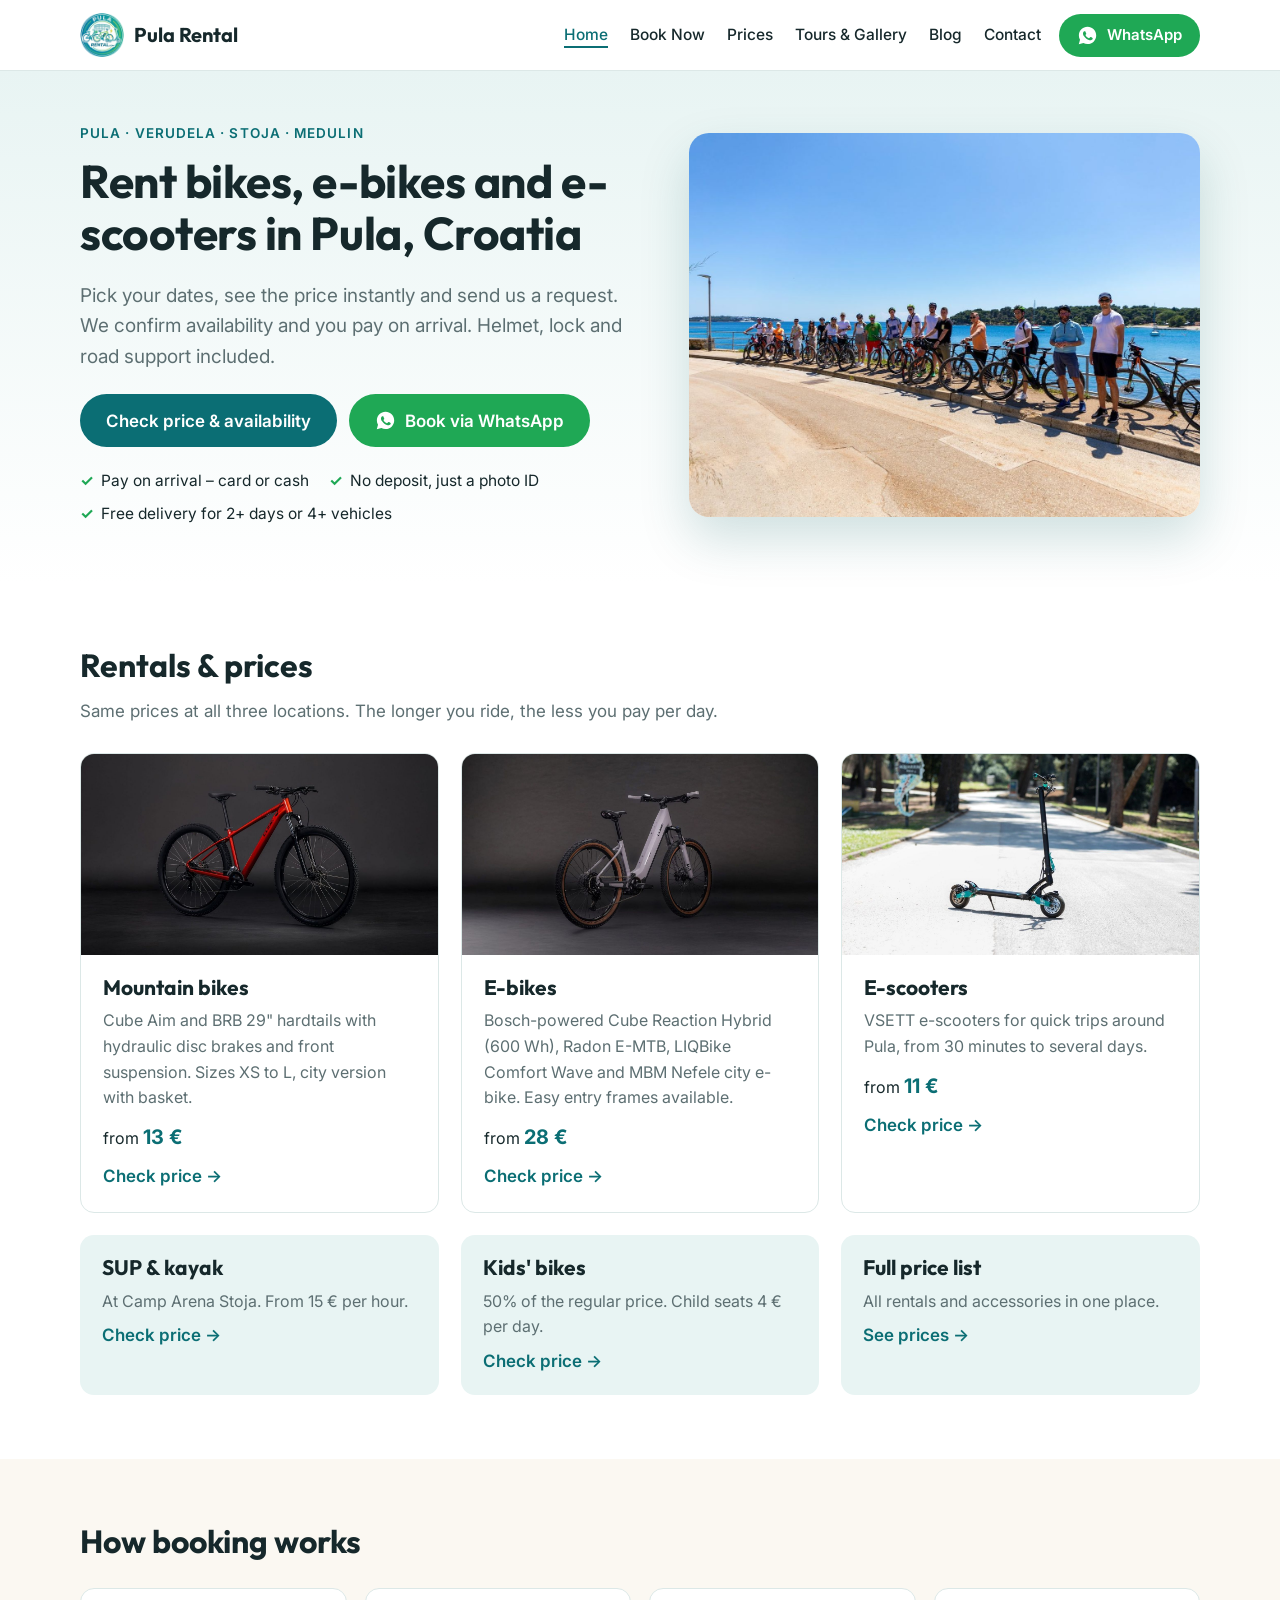
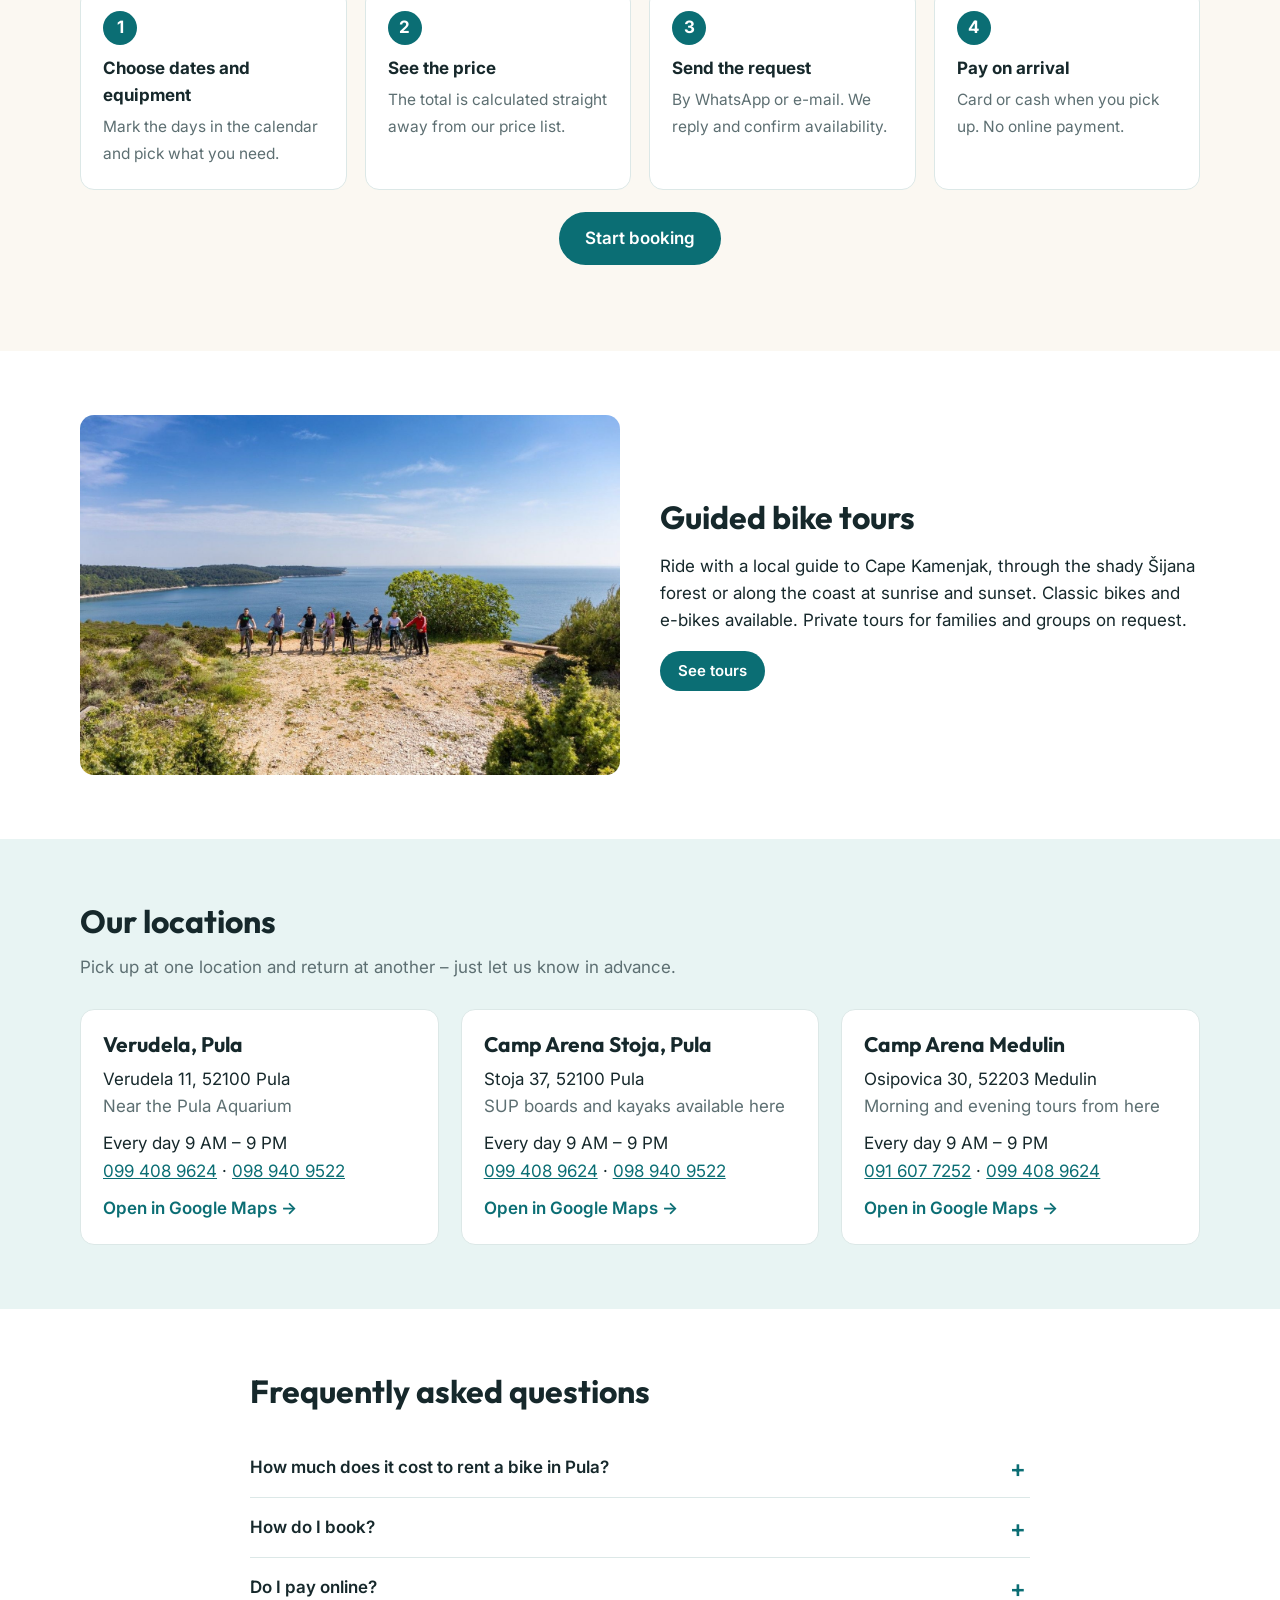
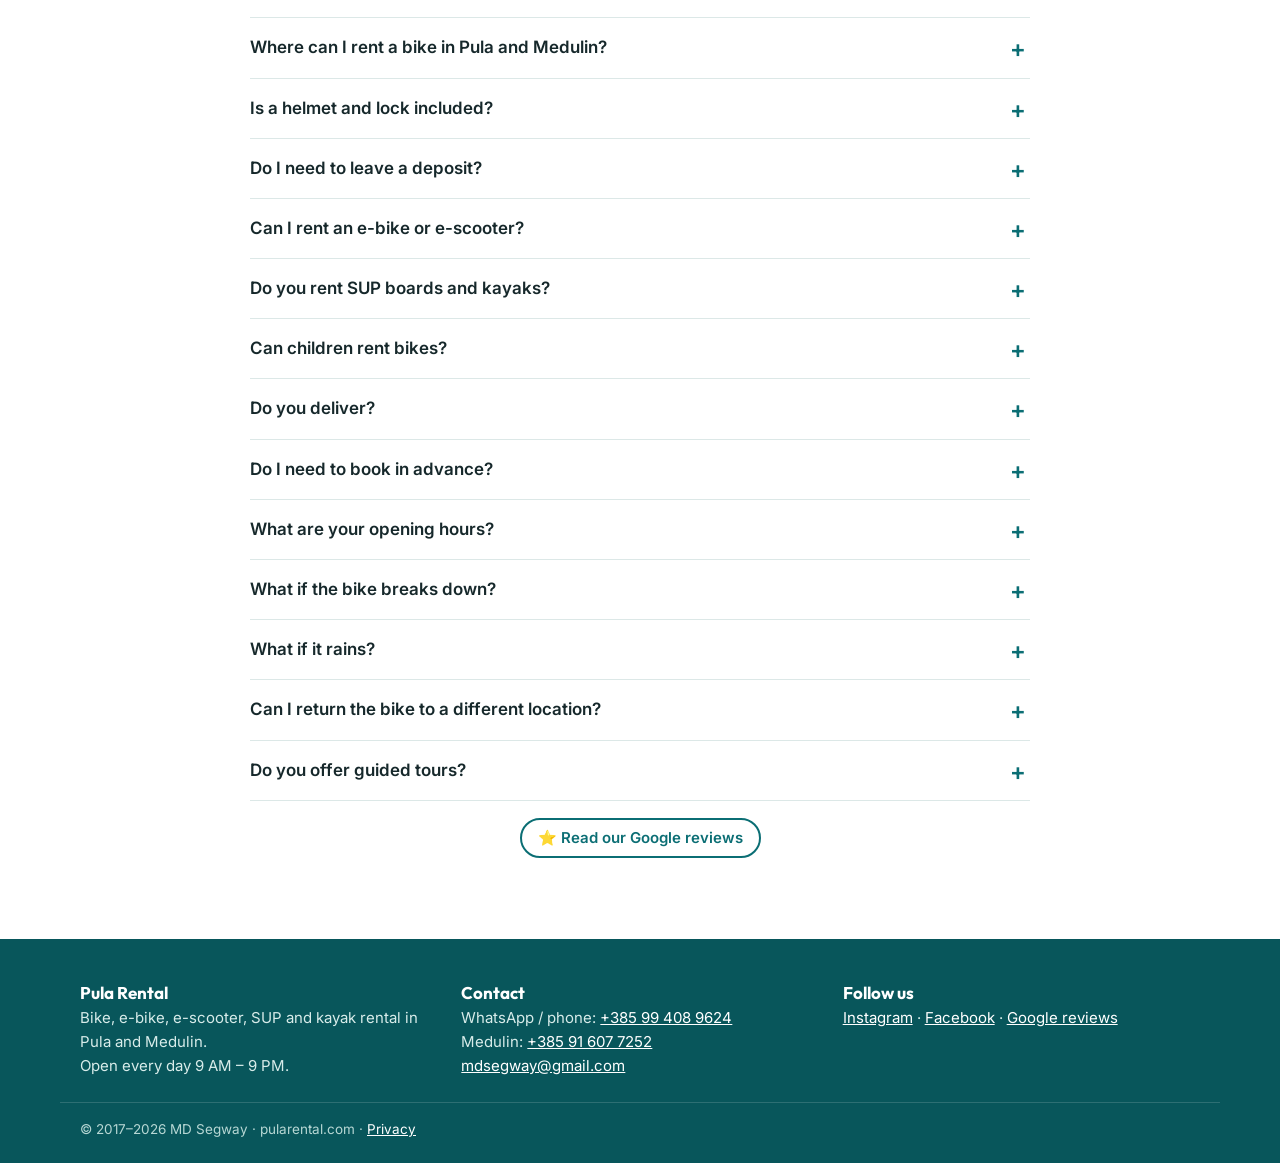
<file: index.html>
<!doctype html>
<html lang="en">
<head>
<meta charset="utf-8">
<meta name="viewport" content="width=device-width, initial-scale=1">
<title>Bike, E-Bike &amp; Scooter Rental Pula &amp; Medulin | Pula Rental</title>
<meta name="description" content="Rent bikes, e-bikes, e-scooters, SUP boards and kayaks in Pula and Medulin. Check the price online, pay on arrival. Helmet and lock included. Verudela, Camp Stoja, Camp Arena Medulin.">
<link rel="canonical" href="https://www.pularental.com/">
<meta property="og:type" content="website">
<meta property="og:title" content="Bike, E-Bike &amp; Scooter Rental Pula &amp; Medulin | Pula Rental">
<meta property="og:description" content="Rent bikes, e-bikes, e-scooters, SUP boards and kayaks in Pula and Medulin. Check the price online, pay on arrival. Helmet and lock included. Verudela, Camp Stoja, Camp Arena Medulin.">
<meta property="og:url" content="https://www.pularental.com/">
<meta property="og:image" content="https://www.pularental.com/i/og.jpg">
<meta name="theme-color" content="#0b6e74">
<link rel="icon" type="image/png" href="/favicon.png">
<link rel="apple-touch-icon" href="/apple-touch-icon.png">
<link rel="preconnect" href="https://fonts.googleapis.com">
<link rel="preconnect" href="https://fonts.gstatic.com" crossorigin>
<link href="https://fonts.googleapis.com/css2?family=Outfit:wght@500;600;700&family=Inter:wght@400;500;600&display=swap" rel="stylesheet">
<link rel="stylesheet" href="/css/site.css">
<script async src="https://www.googletagmanager.com/gtag/js?id=AW-18300638741"></script>
<script>window.dataLayer=window.dataLayer||[];function gtag(){dataLayer.push(arguments);}gtag('js',new Date());gtag('config','AW-18300638741');</script>
<script type="application/ld+json">{"@context": "https://schema.org", "@graph": [{"@type": "Organization", "@id": "https://www.pularental.com/#org", "name": "Pula Rental (MD Segway)", "url": "https://www.pularental.com/", "logo": "https://www.pularental.com/i/logo.png", "email": "mdsegway@gmail.com", "telephone": "+385994089624", "sameAs": ["https://www.instagram.com/mdsegway", "https://www.facebook.com/share/1E3GsqCAwR/"]}, {"@type": "BikeStore", "@id": "https://www.pularental.com/#verudela", "name": "Pula Rental – Verudela, Pula", "url": "https://www.pularental.com/contact", "image": "https://www.pularental.com/i/hero.jpg", "telephone": "+385994089624", "email": "mdsegway@gmail.com", "priceRange": "€", "address": {"@type": "PostalAddress", "streetAddress": "Verudela 11", "addressLocality": "Pula", "postalCode": "52100", "addressCountry": "HR"}, "openingHoursSpecification": [{"@type": "OpeningHoursSpecification", "dayOfWeek": ["Monday", "Tuesday", "Wednesday", "Thursday", "Friday", "Saturday", "Sunday"], "opens": "09:00", "closes": "21:00"}], "parentOrganization": {"@id": "https://www.pularental.com/#org"}}, {"@type": "SportingGoodsStore", "@id": "https://www.pularental.com/#stoja", "name": "Pula Rental – Camp Arena Stoja, Pula", "url": "https://www.pularental.com/contact", "image": "https://www.pularental.com/i/hero.jpg", "telephone": "+385994089624", "email": "mdsegway@gmail.com", "priceRange": "€", "address": {"@type": "PostalAddress", "streetAddress": "Stoja 37", "addressLocality": "Pula", "postalCode": "52100", "addressCountry": "HR"}, "openingHoursSpecification": [{"@type": "OpeningHoursSpecification", "dayOfWeek": ["Monday", "Tuesday", "Wednesday", "Thursday", "Friday", "Saturday", "Sunday"], "opens": "09:00", "closes": "21:00"}], "parentOrganization": {"@id": "https://www.pularental.com/#org"}}, {"@type": "BikeStore", "@id": "https://www.pularental.com/#medulin", "name": "Pula Rental – Camp Arena Medulin", "url": "https://www.pularental.com/contact", "image": "https://www.pularental.com/i/hero.jpg", "telephone": "+385916077252", "email": "mdsegway@gmail.com", "priceRange": "€", "address": {"@type": "PostalAddress", "streetAddress": "Osipovica 30", "addressLocality": "Medulin", "postalCode": "52203", "addressCountry": "HR"}, "openingHoursSpecification": [{"@type": "OpeningHoursSpecification", "dayOfWeek": ["Monday", "Tuesday", "Wednesday", "Thursday", "Friday", "Saturday", "Sunday"], "opens": "09:00", "closes": "21:00"}], "parentOrganization": {"@id": "https://www.pularental.com/#org"}}, {"@type": "FAQPage", "mainEntity": [{"@type": "Question", "name": "How much does it cost to rent a bike in Pula?", "acceptedAnswer": {"@type": "Answer", "text": "A regular bike costs 15 € for 3 hours or 22 € for one day. Multi-day rentals are cheaper per day: 17 € per day for 2 days, 15 € per day for 3 days and 13 € per day for 4 or more days. E-bikes start at 33 € for 3 hours or 39 € per day, e-scooters at 11 € for 30 minutes or 34 € per day. Children's bikes are 50% of the regular price."}}, {"@type": "Question", "name": "How do I book?", "acceptedAnswer": {"@type": "Answer", "text": "Choose the dates and what you want to rent on the Book Now page. You will see the price straight away. Send us the request by WhatsApp or e-mail and we confirm availability. You pay when you pick up the equipment."}}, {"@type": "Question", "name": "Do I pay online?", "acceptedAnswer": {"@type": "Answer", "text": "No. There is no online payment. You pay on arrival, by card (Mastercard, Visa) or in cash."}}, {"@type": "Question", "name": "Where can I rent a bike in Pula and Medulin?", "acceptedAnswer": {"@type": "Answer", "text": "We have three locations: Verudela (near the Aquarium) and Camp Arena Stoja in Pula, and Camp Arena Medulin in Medulin."}}, {"@type": "Question", "name": "Is a helmet and lock included?", "acceptedAnswer": {"@type": "Answer", "text": "Yes. Every rental includes a helmet and a lock free of charge."}}, {"@type": "Question", "name": "Do I need to leave a deposit?", "acceptedAnswer": {"@type": "Answer", "text": "No deposit is required. You only need to show a valid photo ID (identity card, passport or driver's licence) when you pick up your rental."}}, {"@type": "Question", "name": "Can I rent an e-bike or e-scooter?", "acceptedAnswer": {"@type": "Answer", "text": "Yes, e-bikes and e-scooters are available at all three locations. E-bikes are perfect for longer rides to Cape Kamenjak or along the Medulin coast."}}, {"@type": "Question", "name": "Do you rent SUP boards and kayaks?", "acceptedAnswer": {"@type": "Answer", "text": "Yes, SUP boards and kayaks are available at Camp Arena Stoja in Pula."}}, {"@type": "Question", "name": "Can children rent bikes?", "acceptedAnswer": {"@type": "Answer", "text": "Yes. Children's bikes are 50% of the regular price. Child seats cost 4 € per day."}}, {"@type": "Question", "name": "Do you deliver?", "acceptedAnswer": {"@type": "Answer", "text": "Delivery is free for bike and e-scooter rentals of 2 or more days, or for bookings of 4 or more vehicles. Mention your accommodation in the request."}}, {"@type": "Question", "name": "Do I need to book in advance?", "acceptedAnswer": {"@type": "Answer", "text": "Walk-ins are welcome, but in July and August we recommend sending a request in advance so we can keep the equipment for you."}}, {"@type": "Question", "name": "What are your opening hours?", "acceptedAnswer": {"@type": "Answer", "text": "We are open every day from 9 AM to 9 PM at all locations."}}, {"@type": "Question", "name": "What if the bike breaks down?", "acceptedAnswer": {"@type": "Answer", "text": "We provide free support on the road. Call us and we will repair or replace your bike as quickly as possible anywhere in the Pula and Medulin area."}}, {"@type": "Question", "name": "What if it rains?", "acceptedAnswer": {"@type": "Answer", "text": "You can reschedule or cancel free of charge if the weather makes riding unsafe."}}, {"@type": "Question", "name": "Can I return the bike to a different location?", "acceptedAnswer": {"@type": "Answer", "text": "Yes. You can pick up at Verudela and return at Camp Stoja or Camp Arena Medulin – just let us know in advance."}}, {"@type": "Question", "name": "Do you offer guided tours?", "acceptedAnswer": {"@type": "Answer", "text": "Yes. We run guided tours from Verudela to Cape Kamenjak and to the Šijana forest, plus sunrise and sunset rides. Private tours for families and groups are available on request."}}]}]}</script>

</head>
<body>
<header class="top">
  <div class="wrap bar">
    <a class="brand" href="/" aria-label="Pula Rental home"><img src="/i/logo-192.png" alt="Pula Rental logo" width="44" height="44"><span>Pula Rental</span></a>
    <nav class="nav" aria-label="Main"><a href="/" aria-current=page>Home</a><a href="/book-now">Book Now</a><a href="/prices">Prices</a><a href="/toursgallery">Tours & Gallery</a><a href="/blog-list">Blog</a><a href="/contact">Contact</a></nav>
    <a class="btn btn-wa btn-sm hide-sm" href="https://wa.me/385994089624" target="_blank" rel="noopener"><svg viewBox="0 0 24 24" fill="currentColor" aria-hidden="true"><path d="M12.04 2C6.58 2 2.13 6.45 2.13 11.91c0 1.75.46 3.45 1.32 4.95L2.05 22l5.25-1.38a9.9 9.9 0 0 0 4.74 1.21c5.46 0 9.91-4.45 9.91-9.91C21.95 6.45 17.5 2 12.04 2Zm5.8 14.13c-.24.68-1.42 1.3-1.95 1.34-.5.05-.97.23-3.27-.68-2.77-1.09-4.52-3.92-4.66-4.1-.13-.18-1.11-1.48-1.11-2.83 0-1.35.71-2.01.96-2.29.25-.27.55-.34.73-.34l.52.01c.17 0 .39-.06.61.47.24.56.79 1.92.86 2.06.07.14.11.3.02.48-.09.18-.14.3-.27.46-.14.16-.29.36-.41.48-.14.14-.28.29-.12.56.16.27.71 1.17 1.52 1.9 1.05.94 1.93 1.23 2.2 1.37.27.14.43.11.59-.07.16-.18.68-.79.86-1.06.18-.27.36-.23.61-.14.25.09 1.59.75 1.86.89.27.14.45.2.52.32.07.11.07.66-.17 1.34Z"/></svg>WhatsApp</a>
    <button class="menu" aria-label="Open menu" aria-expanded="false" onclick="document.body.classList.toggle('nav-open');this.setAttribute('aria-expanded',document.body.classList.contains('nav-open'))"><span></span><span></span><span></span></button>
  </div>
</header>
<main>

<section class="hero">
  <div class="wrap hero-g">
    <div>
      <p class="eyebrow">Pula · Verudela · Stoja · Medulin</p>
      <h1>Rent bikes, e-bikes and e-scooters in Pula, Croatia</h1>
      <p class="lead">Pick your dates, see the price instantly and send us a request. We confirm availability and you pay on arrival. Helmet, lock and road support included.</p>
      <div class="cta">
  <a class="btn btn-main" href="/book-now">Check price &amp; availability</a>
  <a class="btn btn-wa" href="https://wa.me/385994089624" target="_blank" rel="noopener"><svg viewBox="0 0 24 24" fill="currentColor" aria-hidden="true"><path d="M12.04 2C6.58 2 2.13 6.45 2.13 11.91c0 1.75.46 3.45 1.32 4.95L2.05 22l5.25-1.38a9.9 9.9 0 0 0 4.74 1.21c5.46 0 9.91-4.45 9.91-9.91C21.95 6.45 17.5 2 12.04 2Zm5.8 14.13c-.24.68-1.42 1.3-1.95 1.34-.5.05-.97.23-3.27-.68-2.77-1.09-4.52-3.92-4.66-4.1-.13-.18-1.11-1.48-1.11-2.83 0-1.35.71-2.01.96-2.29.25-.27.55-.34.73-.34l.52.01c.17 0 .39-.06.61.47.24.56.79 1.92.86 2.06.07.14.11.3.02.48-.09.18-.14.3-.27.46-.14.16-.29.36-.41.48-.14.14-.28.29-.12.56.16.27.71 1.17 1.52 1.9 1.05.94 1.93 1.23 2.2 1.37.27.14.43.11.59-.07.16-.18.68-.79.86-1.06.18-.27.36-.23.61-.14.25.09 1.59.75 1.86.89.27.14.45.2.52.32.07.11.07.66-.17 1.34Z"/></svg>Book via WhatsApp</a>
</div>
      <ul class="ticks"><li>Pay on arrival – card or cash</li><li>No deposit, just a photo ID</li><li>Free delivery for 2+ days or 4+ vehicles</li></ul>
    </div>
    <div class="hero-img"><img src="/i/hero.jpg" alt="Group of cyclists with rental bikes on the coast near Pula" width="1400" height="933" fetchpriority="high"></div>
  </div>
</section>

<section>
  <div class="wrap">
    <div class="sh"><h2>Rentals &amp; prices</h2><p>Same prices at all three locations. The longer you ride, the less you pay per day.</p></div>
    <div class="cards3"><article class="card">
  <img src="/i/mtb-red.jpg" alt="Mountain bikes for rent in Pula" loading="lazy" width="800" height="450">
  <div class="card-b"><h3>Mountain bikes</h3><p>Cube Aim and BRB 29" hardtails with hydraulic disc brakes and front suspension. Sizes XS to L, city version with basket.</p>
  <p class="from">from <b>13 €</b></p>
  <a class="link" href="/book-now?i=bike">Check price →</a></div>
</article><article class="card">
  <img src="/i/ebike-easy.jpg" alt="E-bikes for rent in Pula" loading="lazy" width="800" height="450">
  <div class="card-b"><h3>E-bikes</h3><p>Bosch-powered Cube Reaction Hybrid (600 Wh), Radon E-MTB, LIQBike Comfort Wave and MBM Nefele city e-bike. Easy entry frames available.</p>
  <p class="from">from <b>28 €</b></p>
  <a class="link" href="/book-now?i=ebike">Check price →</a></div>
</article><article class="card">
  <img src="/i/escooter.jpg" alt="E-scooters for rent in Pula" loading="lazy" width="800" height="450">
  <div class="card-b"><h3>E-scooters</h3><p>VSETT e-scooters for quick trips around Pula, from 30 minutes to several days.</p>
  <p class="from">from <b>11 €</b></p>
  <a class="link" href="/book-now?i=escooter">Check price →</a></div>
</article></div>
    <div class="sub-row">
      <div class="mini"><h3>SUP &amp; kayak</h3><p>At Camp Arena Stoja. From 15 € per hour.</p><a class="link" href="/book-now?i=sup">Check price →</a></div>
      <div class="mini"><h3>Kids' bikes</h3><p>50% of the regular price. Child seats 4 € per day.</p><a class="link" href="/book-now?i=kids">Check price →</a></div>
      <div class="mini"><h3>Full price list</h3><p>All rentals and accessories in one place.</p><a class="link" href="/prices">See prices →</a></div>
    </div>
  </div>
</section>

<section class="how">
  <div class="wrap">
    <div class="sh"><h2>How booking works</h2></div>
    <ol class="steps">
      <li><b>Choose dates and equipment</b><span>Mark the days in the calendar and pick what you need.</span></li>
      <li><b>See the price</b><span>The total is calculated straight away from our price list.</span></li>
      <li><b>Send the request</b><span>By WhatsApp or e-mail. We reply and confirm availability.</span></li>
      <li><b>Pay on arrival</b><span>Card or cash when you pick up. No online payment.</span></li>
    </ol>
    <div class="cta center"><a class="btn btn-main" href="/book-now">Start booking</a></div>
  </div>
</section>

<section>
  <div class="wrap tours-teaser">
    <div><img src="/i/kamenjak-group.jpg" alt="Guided bike tour group at Cape Kamenjak" loading="lazy" width="1400" height="933"></div>
    <div>
      <h2>Guided bike tours</h2>
      <p>Ride with a local guide to Cape Kamenjak, through the shady Šijana forest or along the coast at sunrise and sunset. Classic bikes and e-bikes available. Private tours for families and groups on request.</p>
      <a class="btn btn-main btn-sm" href="/toursgallery">See tours</a>
    </div>
  </div>
</section>

<section class="locs-s">
  <div class="wrap">
    <div class="sh"><h2>Our locations</h2><p>Pick up at one location and return at another – just let us know in advance.</p></div>
    <div class="locs"><div class="loc">
  <h3>Verudela, Pula</h3><p>Verudela 11, 52100 Pula<br><span class="muted">Near the Pula Aquarium</span></p>
  <p>Every day 9 AM – 9 PM<br><a href="tel:+385994089624">099 408 9624</a> · <a href="tel:+385989409522">098 940 9522</a></p>
  <a class="link" href="https://www.google.com/maps/search/?api=1&query=Verudela+11+Pula" target="_blank" rel="noopener">Open in Google Maps →</a>
</div><div class="loc">
  <h3>Camp Arena Stoja, Pula</h3><p>Stoja 37, 52100 Pula<br><span class="muted">SUP boards and kayaks available here</span></p>
  <p>Every day 9 AM – 9 PM<br><a href="tel:+385994089624">099 408 9624</a> · <a href="tel:+385989409522">098 940 9522</a></p>
  <a class="link" href="https://www.google.com/maps/search/?api=1&query=Camp+Arena+Stoja+Pula" target="_blank" rel="noopener">Open in Google Maps →</a>
</div><div class="loc">
  <h3>Camp Arena Medulin</h3><p>Osipovica 30, 52203 Medulin<br><span class="muted">Morning and evening tours from here</span></p>
  <p>Every day 9 AM – 9 PM<br><a href="tel:+385916077252">091 607 7252</a> · <a href="tel:+385994089624">099 408 9624</a></p>
  <a class="link" href="https://www.google.com/maps/search/?api=1&query=Camp+Arena+Medulin+Osipovica+30" target="_blank" rel="noopener">Open in Google Maps →</a>
</div></div>
  </div>
</section>

<section>
  <div class="wrap narrow">
    <div class="sh"><h2>Frequently asked questions</h2></div>
    <div class="faq"><details><summary>How much does it cost to rent a bike in Pula?</summary><p>A regular bike costs 15 € for 3 hours or 22 € for one day. Multi-day rentals are cheaper per day: 17 € per day for 2 days, 15 € per day for 3 days and 13 € per day for 4 or more days. E-bikes start at 33 € for 3 hours or 39 € per day, e-scooters at 11 € for 30 minutes or 34 € per day. Children's bikes are 50% of the regular price.</p></details><details><summary>How do I book?</summary><p>Choose the dates and what you want to rent on the <a href="/book-now">Book Now</a> page. You will see the price straight away. Send us the request by WhatsApp or e-mail and we confirm availability. You pay when you pick up the equipment.</p></details><details><summary>Do I pay online?</summary><p>No. There is no online payment. You pay on arrival, by card (Mastercard, Visa) or in cash.</p></details><details><summary>Where can I rent a bike in Pula and Medulin?</summary><p>We have three locations: Verudela (near the Aquarium) and Camp Arena Stoja in Pula, and Camp Arena Medulin in Medulin.</p></details><details><summary>Is a helmet and lock included?</summary><p>Yes. Every rental includes a helmet and a lock free of charge.</p></details><details><summary>Do I need to leave a deposit?</summary><p>No deposit is required. You only need to show a valid photo ID (identity card, passport or driver's licence) when you pick up your rental.</p></details><details><summary>Can I rent an e-bike or e-scooter?</summary><p>Yes, e-bikes and e-scooters are available at all three locations. E-bikes are perfect for longer rides to Cape Kamenjak or along the Medulin coast.</p></details><details><summary>Do you rent SUP boards and kayaks?</summary><p>Yes, SUP boards and kayaks are available at Camp Arena Stoja in Pula.</p></details><details><summary>Can children rent bikes?</summary><p>Yes. Children's bikes are 50% of the regular price. Child seats cost 4 € per day.</p></details><details><summary>Do you deliver?</summary><p>Delivery is free for bike and e-scooter rentals of 2 or more days, or for bookings of 4 or more vehicles. Mention your accommodation in the request.</p></details><details><summary>Do I need to book in advance?</summary><p>Walk-ins are welcome, but in July and August we recommend sending a request in advance so we can keep the equipment for you.</p></details><details><summary>What are your opening hours?</summary><p>We are open every day from 9 AM to 9 PM at all locations.</p></details><details><summary>What if the bike breaks down?</summary><p>We provide free support on the road. Call us and we will repair or replace your bike as quickly as possible anywhere in the Pula and Medulin area.</p></details><details><summary>What if it rains?</summary><p>You can reschedule or cancel free of charge if the weather makes riding unsafe.</p></details><details><summary>Can I return the bike to a different location?</summary><p>Yes. You can pick up at Verudela and return at Camp Stoja or Camp Arena Medulin – just let us know in advance.</p></details><details><summary>Do you offer guided tours?</summary><p>Yes. We run guided tours from Verudela to Cape Kamenjak and to the Šijana forest, plus sunrise and sunset rides. Private tours for families and groups are available on request.</p></details></div>
    <p class="center"><a class="btn btn-ghost btn-sm" href="https://g.page/r/CVAbX9tgbK7REBM/review" target="_blank" rel="noopener">⭐ Read our Google reviews</a></p>
  </div>
</section>

</main>
<footer class="foot">
  <div class="wrap foot-grid">
    <div>
      <strong>Pula Rental</strong><br>Bike, e-bike, e-scooter, SUP and kayak rental in Pula and Medulin.<br>
      Open every day 9 AM – 9 PM.
    </div>
    <div>
      <strong>Contact</strong><br>
      WhatsApp / phone: <a href="tel:+385994089624">+385 99 408 9624</a><br>
      Medulin: <a href="tel:+385916077252">+385 91 607 7252</a><br>
      <a href="mailto:mdsegway@gmail.com">mdsegway@gmail.com</a>
    </div>
    <div>
      <strong>Follow us</strong><br>
      <a href="https://www.instagram.com/mdsegway" target="_blank" rel="noopener">Instagram</a> ·
      <a href="https://www.facebook.com/share/1E3GsqCAwR/" target="_blank" rel="noopener">Facebook</a> ·
      <a href="https://g.page/r/CVAbX9tgbK7REBM/review" target="_blank" rel="noopener">Google reviews</a>
    </div>
  </div>
  <div class="wrap copy">© 2017–2026 MD Segway · pularental.com · <a href="/privacy">Privacy</a></div>
</footer>
<div class="mbar">
  <a class="btn btn-wa" href="https://wa.me/385994089624" target="_blank" rel="noopener"><svg viewBox="0 0 24 24" fill="currentColor" aria-hidden="true"><path d="M12.04 2C6.58 2 2.13 6.45 2.13 11.91c0 1.75.46 3.45 1.32 4.95L2.05 22l5.25-1.38a9.9 9.9 0 0 0 4.74 1.21c5.46 0 9.91-4.45 9.91-9.91C21.95 6.45 17.5 2 12.04 2Zm5.8 14.13c-.24.68-1.42 1.3-1.95 1.34-.5.05-.97.23-3.27-.68-2.77-1.09-4.52-3.92-4.66-4.1-.13-.18-1.11-1.48-1.11-2.83 0-1.35.71-2.01.96-2.29.25-.27.55-.34.73-.34l.52.01c.17 0 .39-.06.61.47.24.56.79 1.92.86 2.06.07.14.11.3.02.48-.09.18-.14.3-.27.46-.14.16-.29.36-.41.48-.14.14-.28.29-.12.56.16.27.71 1.17 1.52 1.9 1.05.94 1.93 1.23 2.2 1.37.27.14.43.11.59-.07.16-.18.68-.79.86-1.06.18-.27.36-.23.61-.14.25.09 1.59.75 1.86.89.27.14.45.2.52.32.07.11.07.66-.17 1.34Z"/></svg>WhatsApp</a>
  <a class="btn btn-main" href="/book-now">Check price</a>
</div>
</body>
</html>
</file>
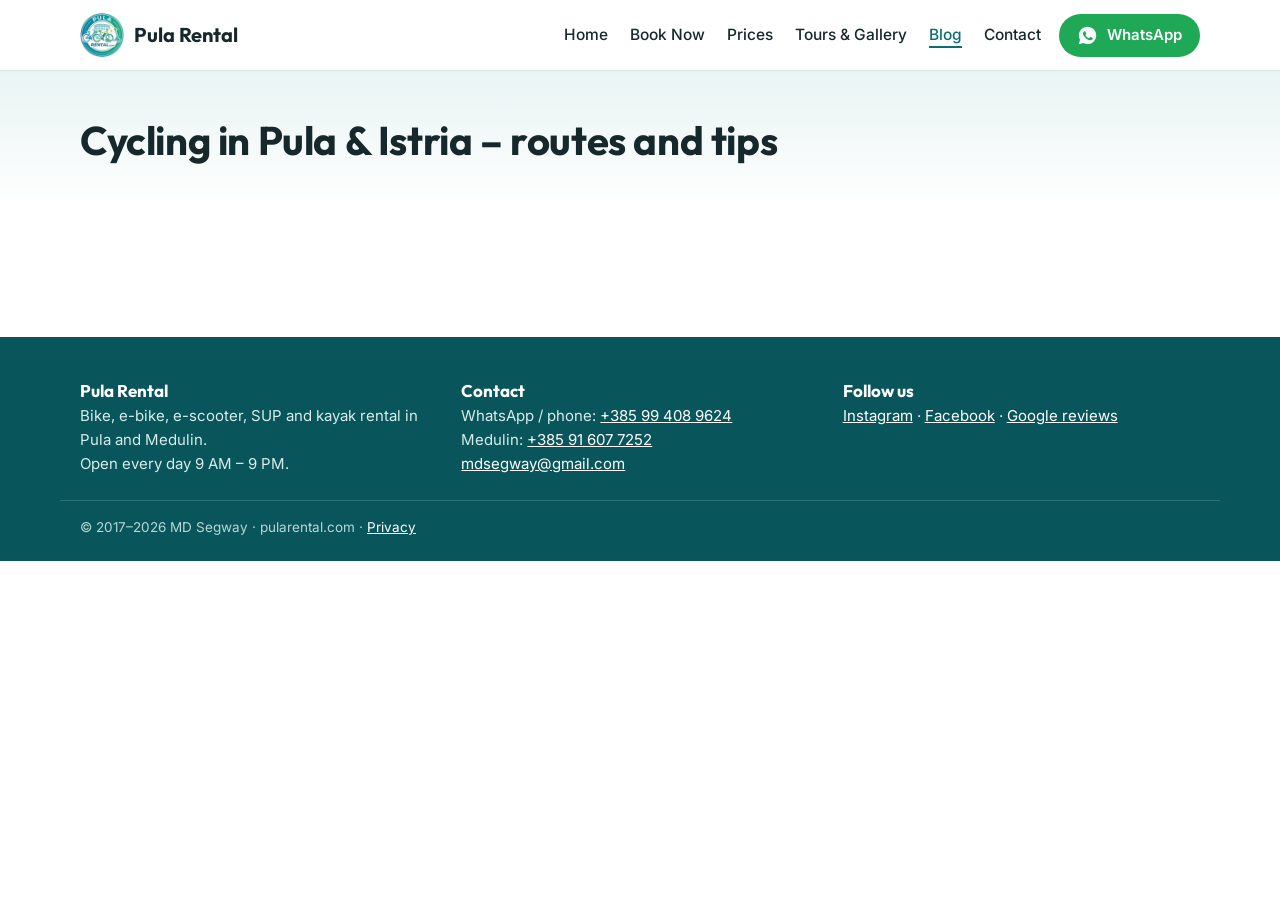
<file: blog-list/index.html>
<!doctype html>
<html lang="en">
<head>
<meta charset="utf-8">
<meta name="viewport" content="width=device-width, initial-scale=1">
<title>Cycling Istria – Bike Routes &amp; Tips | Pula Rental</title>
<meta name="description" content="Bike routes, e-scooter tips and trip ideas for Pula, Medulin, Premantura and Cape Kamenjak.">
<link rel="canonical" href="https://www.pularental.com/blog-list">
<meta property="og:type" content="website">
<meta property="og:title" content="Cycling Istria – Bike Routes &amp; Tips | Pula Rental">
<meta property="og:description" content="Bike routes, e-scooter tips and trip ideas for Pula, Medulin, Premantura and Cape Kamenjak.">
<meta property="og:url" content="https://www.pularental.com/blog-list">
<meta property="og:image" content="https://www.pularental.com/i/og.jpg">
<meta name="theme-color" content="#0b6e74">
<link rel="icon" type="image/png" href="/favicon.png">
<link rel="apple-touch-icon" href="/apple-touch-icon.png">
<link rel="preconnect" href="https://fonts.googleapis.com">
<link rel="preconnect" href="https://fonts.gstatic.com" crossorigin>
<link href="https://fonts.googleapis.com/css2?family=Outfit:wght@500;600;700&family=Inter:wght@400;500;600&display=swap" rel="stylesheet">
<link rel="stylesheet" href="/css/site.css">
<script async src="https://www.googletagmanager.com/gtag/js?id=AW-18300638741"></script>
<script>window.dataLayer=window.dataLayer||[];function gtag(){dataLayer.push(arguments);}gtag('js',new Date());gtag('config','AW-18300638741');</script>


</head>
<body>
<header class="top">
  <div class="wrap bar">
    <a class="brand" href="/" aria-label="Pula Rental home"><img src="/i/logo-192.png" alt="Pula Rental logo" width="44" height="44"><span>Pula Rental</span></a>
    <nav class="nav" aria-label="Main"><a href="/">Home</a><a href="/book-now">Book Now</a><a href="/prices">Prices</a><a href="/toursgallery">Tours & Gallery</a><a href="/blog-list" aria-current=page>Blog</a><a href="/contact">Contact</a></nav>
    <a class="btn btn-wa btn-sm hide-sm" href="https://wa.me/385994089624" target="_blank" rel="noopener"><svg viewBox="0 0 24 24" fill="currentColor" aria-hidden="true"><path d="M12.04 2C6.58 2 2.13 6.45 2.13 11.91c0 1.75.46 3.45 1.32 4.95L2.05 22l5.25-1.38a9.9 9.9 0 0 0 4.74 1.21c5.46 0 9.91-4.45 9.91-9.91C21.95 6.45 17.5 2 12.04 2Zm5.8 14.13c-.24.68-1.42 1.3-1.95 1.34-.5.05-.97.23-3.27-.68-2.77-1.09-4.52-3.92-4.66-4.1-.13-.18-1.11-1.48-1.11-2.83 0-1.35.71-2.01.96-2.29.25-.27.55-.34.73-.34l.52.01c.17 0 .39-.06.61.47.24.56.79 1.92.86 2.06.07.14.11.3.02.48-.09.18-.14.3-.27.46-.14.16-.29.36-.41.48-.14.14-.28.29-.12.56.16.27.71 1.17 1.52 1.9 1.05.94 1.93 1.23 2.2 1.37.27.14.43.11.59-.07.16-.18.68-.79.86-1.06.18-.27.36-.23.61-.14.25.09 1.59.75 1.86.89.27.14.45.2.52.32.07.11.07.66-.17 1.34Z"/></svg>WhatsApp</a>
    <button class="menu" aria-label="Open menu" aria-expanded="false" onclick="document.body.classList.toggle('nav-open');this.setAttribute('aria-expanded',document.body.classList.contains('nav-open'))"><span></span><span></span><span></span></button>
  </div>
</header>
<main>

<section class="page-h"><div class="wrap"><h1>Cycling in Pula &amp; Istria – routes and tips</h1></div></section>
<section><div class="wrap"><div id="soro-blog"></div></div></section>
<script src="https://app.trysoro.com/api/embed/b053aa41-6469-4c6a-87a8-ef26bdab1c5c" defer></script>

</main>
<footer class="foot">
  <div class="wrap foot-grid">
    <div>
      <strong>Pula Rental</strong><br>Bike, e-bike, e-scooter, SUP and kayak rental in Pula and Medulin.<br>
      Open every day 9 AM – 9 PM.
    </div>
    <div>
      <strong>Contact</strong><br>
      WhatsApp / phone: <a href="tel:+385994089624">+385 99 408 9624</a><br>
      Medulin: <a href="tel:+385916077252">+385 91 607 7252</a><br>
      <a href="mailto:mdsegway@gmail.com">mdsegway@gmail.com</a>
    </div>
    <div>
      <strong>Follow us</strong><br>
      <a href="https://www.instagram.com/mdsegway" target="_blank" rel="noopener">Instagram</a> ·
      <a href="https://www.facebook.com/share/1E3GsqCAwR/" target="_blank" rel="noopener">Facebook</a> ·
      <a href="https://g.page/r/CVAbX9tgbK7REBM/review" target="_blank" rel="noopener">Google reviews</a>
    </div>
  </div>
  <div class="wrap copy">© 2017–2026 MD Segway · pularental.com · <a href="/privacy">Privacy</a></div>
</footer>
<div class="mbar">
  <a class="btn btn-wa" href="https://wa.me/385994089624" target="_blank" rel="noopener"><svg viewBox="0 0 24 24" fill="currentColor" aria-hidden="true"><path d="M12.04 2C6.58 2 2.13 6.45 2.13 11.91c0 1.75.46 3.45 1.32 4.95L2.05 22l5.25-1.38a9.9 9.9 0 0 0 4.74 1.21c5.46 0 9.91-4.45 9.91-9.91C21.95 6.45 17.5 2 12.04 2Zm5.8 14.13c-.24.68-1.42 1.3-1.95 1.34-.5.05-.97.23-3.27-.68-2.77-1.09-4.52-3.92-4.66-4.1-.13-.18-1.11-1.48-1.11-2.83 0-1.35.71-2.01.96-2.29.25-.27.55-.34.73-.34l.52.01c.17 0 .39-.06.61.47.24.56.79 1.92.86 2.06.07.14.11.3.02.48-.09.18-.14.3-.27.46-.14.16-.29.36-.41.48-.14.14-.28.29-.12.56.16.27.71 1.17 1.52 1.9 1.05.94 1.93 1.23 2.2 1.37.27.14.43.11.59-.07.16-.18.68-.79.86-1.06.18-.27.36-.23.61-.14.25.09 1.59.75 1.86.89.27.14.45.2.52.32.07.11.07.66-.17 1.34Z"/></svg>WhatsApp</a>
  <a class="btn btn-main" href="/book-now">Check price</a>
</div>
</body>
</html>
</file>
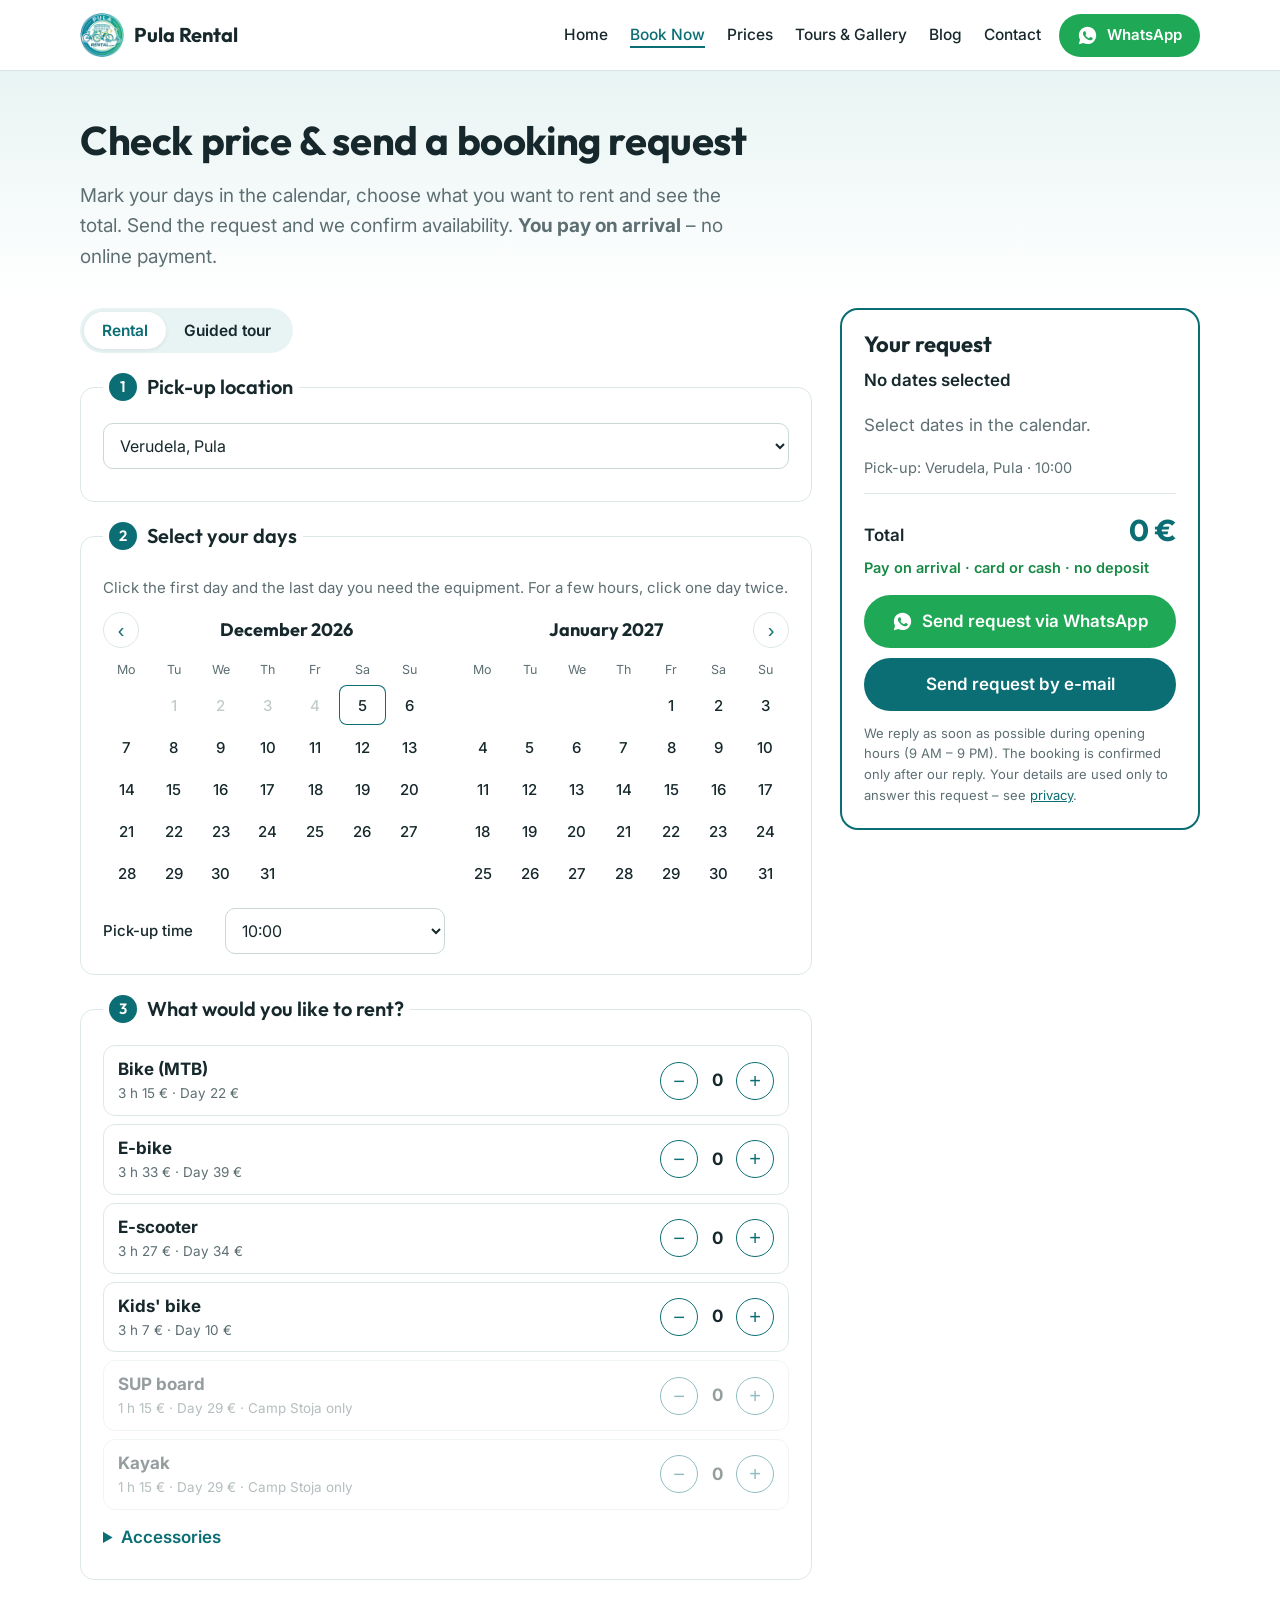
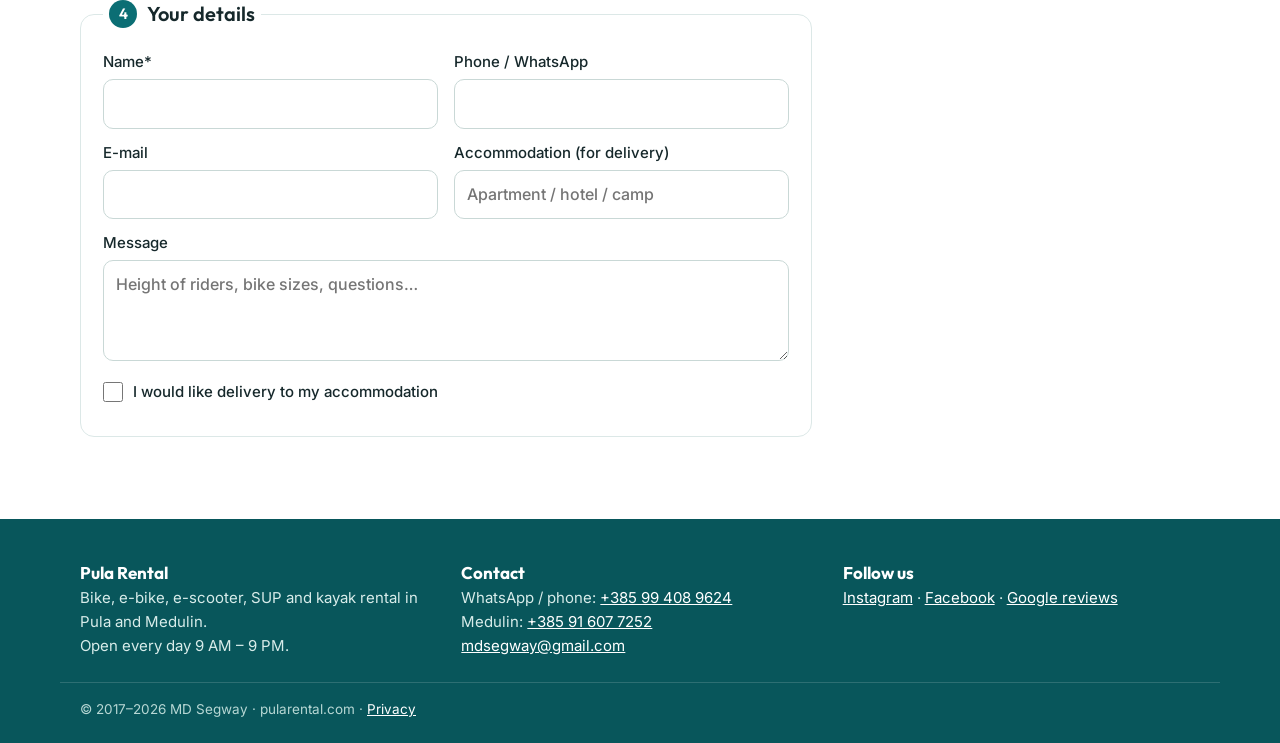
<file: book-now/index.html>
<!doctype html>
<html lang="en">
<head>
<meta charset="utf-8">
<meta name="viewport" content="width=device-width, initial-scale=1">
<title>Book a Bike, E-Bike or E-Scooter in Pula – Check Price | Pula Rental</title>
<meta name="description" content="Choose dates and equipment, see the rental price instantly and send a booking request. Pay on arrival at Verudela, Camp Stoja or Camp Arena Medulin.">
<link rel="canonical" href="https://www.pularental.com/book-now">
<meta property="og:type" content="website">
<meta property="og:title" content="Book a Bike, E-Bike or E-Scooter in Pula – Check Price | Pula Rental">
<meta property="og:description" content="Choose dates and equipment, see the rental price instantly and send a booking request. Pay on arrival at Verudela, Camp Stoja or Camp Arena Medulin.">
<meta property="og:url" content="https://www.pularental.com/book-now">
<meta property="og:image" content="https://www.pularental.com/i/og.jpg">
<meta name="theme-color" content="#0b6e74">
<link rel="icon" type="image/png" href="/favicon.png">
<link rel="apple-touch-icon" href="/apple-touch-icon.png">
<link rel="preconnect" href="https://fonts.googleapis.com">
<link rel="preconnect" href="https://fonts.gstatic.com" crossorigin>
<link href="https://fonts.googleapis.com/css2?family=Outfit:wght@500;600;700&family=Inter:wght@400;500;600&display=swap" rel="stylesheet">
<link rel="stylesheet" href="/css/site.css">
<script async src="https://www.googletagmanager.com/gtag/js?id=AW-18300638741"></script>
<script>window.dataLayer=window.dataLayer||[];function gtag(){dataLayer.push(arguments);}gtag('js',new Date());gtag('config','AW-18300638741');</script>


</head>
<body>
<header class="top">
  <div class="wrap bar">
    <a class="brand" href="/" aria-label="Pula Rental home"><img src="/i/logo-192.png" alt="Pula Rental logo" width="44" height="44"><span>Pula Rental</span></a>
    <nav class="nav" aria-label="Main"><a href="/">Home</a><a href="/book-now" aria-current=page>Book Now</a><a href="/prices">Prices</a><a href="/toursgallery">Tours & Gallery</a><a href="/blog-list">Blog</a><a href="/contact">Contact</a></nav>
    <a class="btn btn-wa btn-sm hide-sm" href="https://wa.me/385994089624" target="_blank" rel="noopener"><svg viewBox="0 0 24 24" fill="currentColor" aria-hidden="true"><path d="M12.04 2C6.58 2 2.13 6.45 2.13 11.91c0 1.75.46 3.45 1.32 4.95L2.05 22l5.25-1.38a9.9 9.9 0 0 0 4.74 1.21c5.46 0 9.91-4.45 9.91-9.91C21.95 6.45 17.5 2 12.04 2Zm5.8 14.13c-.24.68-1.42 1.3-1.95 1.34-.5.05-.97.23-3.27-.68-2.77-1.09-4.52-3.92-4.66-4.1-.13-.18-1.11-1.48-1.11-2.83 0-1.35.71-2.01.96-2.29.25-.27.55-.34.73-.34l.52.01c.17 0 .39-.06.61.47.24.56.79 1.92.86 2.06.07.14.11.3.02.48-.09.18-.14.3-.27.46-.14.16-.29.36-.41.48-.14.14-.28.29-.12.56.16.27.71 1.17 1.52 1.9 1.05.94 1.93 1.23 2.2 1.37.27.14.43.11.59-.07.16-.18.68-.79.86-1.06.18-.27.36-.23.61-.14.25.09 1.59.75 1.86.89.27.14.45.2.52.32.07.11.07.66-.17 1.34Z"/></svg>WhatsApp</a>
    <button class="menu" aria-label="Open menu" aria-expanded="false" onclick="document.body.classList.toggle('nav-open');this.setAttribute('aria-expanded',document.body.classList.contains('nav-open'))"><span></span><span></span><span></span></button>
  </div>
</header>
<main>

<section class="page-h"><div class="wrap"><h1>Check price &amp; send a booking request</h1>
<p class="lead">Mark your days in the calendar, choose what you want to rent and see the total. Send the request and we confirm availability. <b>You pay on arrival</b> – no online payment.</p></div></section>
<section class="bk-s"><div class="wrap">
<form id="bk" class="bk" novalidate>
  <div class="bk-main">
    <div class="tabs" role="tablist">
      <button type="button" class="tab on" data-mode="rent" role="tab" aria-selected="true">Rental</button>
      <button type="button" class="tab" data-mode="tour" role="tab" aria-selected="false">Guided tour</button>
    </div>

    <fieldset class="step">
      <legend><span>1</span>Pick-up location</legend>
      <select id="loc" name="location" required><option value="verudela">Verudela, Pula</option><option value="stoja">Camp Arena Stoja, Pula</option><option value="medulin">Camp Arena Medulin</option></select>
      <p class="hint" id="locHint"></p>
    </fieldset>

    <fieldset class="step">
      <legend><span>2</span><b id="calTitle">Select your days</b></legend>
      <p class="hint" id="calHint">Click the first day and the last day you need the equipment. For a few hours, click one day twice.</p>
      <div class="cal" id="cal" aria-live="polite"></div>
      <div class="dur" id="durBox" hidden>
        <label for="dur">How long?</label>
        <select id="dur">
          <option value="30m">30 minutes</option><option value="1h">1 hour</option><option value="2h">2 hours</option>
          <option value="3h">3 hours</option><option value="1d" selected>Whole day</option>
        </select>
      </div>
      <div class="time"><label for="time">Pick-up time</label>
        <select id="time" name="time"><option>09:00</option><option selected>10:00</option><option>11:00</option><option>12:00</option><option>13:00</option><option>14:00</option><option>15:00</option><option>16:00</option><option>17:00</option><option>18:00</option><option>19:00</option><option>20:00</option></select></div>
    </fieldset>

    <fieldset class="step" id="itemsStep">
      <legend><span>3</span>What would you like to rent?</legend>
      <div id="items" class="items"></div>
      <details class="extras"><summary>Accessories</summary><div id="extras" class="items"></div></details>
    </fieldset>

    <fieldset class="step" id="tourStep" hidden>
      <legend><span>3</span>Which tour?</legend>
      <div id="tours" class="tour-opts"></div>
      <div class="items">
        <div class="row"><div><b>People</b></div><div class="qty"><button type="button" data-t="-">−</button><output id="tourN">2</output><button type="button" data-t="+">+</button></div></div>
      </div>
      <label class="chk"><input type="checkbox" id="tourE"> We would like e-bikes for the tour</label>
      <p class="hint">Tour prices are confirmed in our reply.</p>
    </fieldset>

    <fieldset class="step">
      <legend><span>4</span>Your details</legend>
      <div class="f2">
        <label>Name*<input id="nm" name="name" autocomplete="name" required></label>
        <label>Phone / WhatsApp<input id="ph" name="phone" autocomplete="tel" inputmode="tel"></label>
        <label>E-mail<input id="em" name="email" type="email" autocomplete="email"></label>
        <label>Accommodation (for delivery)<input id="acc" name="accommodation" placeholder="Apartment / hotel / camp"></label>
      </div>
      <label>Message<textarea id="msg" name="message" rows="3" placeholder="Height of riders, bike sizes, questions…"></textarea></label>
      <label class="chk"><input type="checkbox" id="dlv"> I would like delivery to my accommodation</label>
    </fieldset>
  </div>

  <aside class="bk-sum" id="sum">
    <h2>Your request</h2>
    <div id="sumBody"><p class="muted">Select dates and equipment to see the price.</p></div>
    <div class="total"><span>Total</span><b id="tot">0 €</b></div>
    <p class="pay">Pay on arrival · card or cash · no deposit</p>
    <p class="err" id="err" role="alert"></p>
    <button type="button" class="btn btn-wa wide" id="sendWa"><svg viewBox="0 0 24 24" fill="currentColor" aria-hidden="true"><path d="M12.04 2C6.58 2 2.13 6.45 2.13 11.91c0 1.75.46 3.45 1.32 4.95L2.05 22l5.25-1.38a9.9 9.9 0 0 0 4.74 1.21c5.46 0 9.91-4.45 9.91-9.91C21.95 6.45 17.5 2 12.04 2Zm5.8 14.13c-.24.68-1.42 1.3-1.95 1.34-.5.05-.97.23-3.27-.68-2.77-1.09-4.52-3.92-4.66-4.1-.13-.18-1.11-1.48-1.11-2.83 0-1.35.71-2.01.96-2.29.25-.27.55-.34.73-.34l.52.01c.17 0 .39-.06.61.47.24.56.79 1.92.86 2.06.07.14.11.3.02.48-.09.18-.14.3-.27.46-.14.16-.29.36-.41.48-.14.14-.28.29-.12.56.16.27.71 1.17 1.52 1.9 1.05.94 1.93 1.23 2.2 1.37.27.14.43.11.59-.07.16-.18.68-.79.86-1.06.18-.27.36-.23.61-.14.25.09 1.59.75 1.86.89.27.14.45.2.52.32.07.11.07.66-.17 1.34Z"/></svg>Send request via WhatsApp</button>
    <button type="button" class="btn btn-main wide" id="sendEm">Send request by e-mail</button>
    <p class="ok" id="ok" role="status" hidden></p>
    <p class="fine">We reply as soon as possible during opening hours (9 AM – 9 PM). The booking is confirmed only after our reply. Your details are used only to answer this request – see <a href="/privacy">privacy</a>.</p>
  </aside>
</form>
</div></section>
<script>window.PR_PRICES={"items": {"bike": {"name": "Bike (MTB)", "short": "Bike", "calc": {"3h": 15, "1d": 22, "2d": 34, "3d": 45, "4d": 13}, "official": {"3h": 15, "1d": 22, "2d": 34, "3d": 45, "4d": 13}, "delivery": true}, "ebike": {"name": "E-bike", "short": "E-bike", "calc": {"3h": 33, "1d": 39, "2d": 68, "3d": 90, "4d": 28}, "official": {"3h": 33, "1d": 39, "2d": 68, "3d": 90, "4d": 28}, "delivery": true}, "escooter": {"name": "E-scooter", "short": "E-scooter", "calc": {"30m": 11, "1h": 15, "3h": 27, "1d": 34, "2d": 60, "3d": 81, "4d": 25}, "official": {"30m": 11, "1h": 15, "3h": 27, "1d": 34, "2d": 60, "3d": 81, "4d": 25}, "delivery": true}, "kids": {"name": "Kids' bike", "short": "Kids' bike", "calc": {"3h": 7, "1d": 10, "2d": 17, "3d": 22.5, "4d": 6.5}, "official": {"3h": 7, "1d": 10}, "note": "Longer rentals: 50% of the regular bike price.", "delivery": true}, "sup": {"name": "SUP board", "short": "SUP", "calc": {"1h": 15, "2h": 20, "1d": 29, "2d": 50, "4d": 22}, "official": {"1h": 15, "2h": 20, "1d": 29, "2d": 50, "4d": 22}, "note": "Camp Arena Stoja only.", "only": "stoja", "delivery": false}, "kayak": {"name": "Kayak", "short": "Kayak", "calc": {"1h": 15, "2h": 20, "1d": 29, "2d": 50, "3d": 66}, "official": {"1h": 15, "2h": 20, "1d": 29, "2d": 50, "3d": 66}, "note": "Camp Arena Stoja only.", "only": "stoja", "delivery": false}}, "extras": [{"id": "childseat", "name": "Child seat", "price": 4, "multiFree": false}, {"id": "backpack", "name": "Backpack", "price": 3, "multiFree": true}, {"id": "light", "name": "Bike light", "price": 2, "multiFree": true}, {"id": "phone", "name": "Phone holder", "price": 1, "multiFree": true}, {"id": "helmet", "name": "Helmet, rented separately", "price": 4, "multiFree": true}], "tours": [{"id": "kamenjak", "name": "Kamenjak e-bike tour", "img": "tour-kamenjak", "desc": "E-bike tour to Cape Kamenjak. Ride 4 km to Cave Romanae, the ancient Roman quarry that supplied stone for the Pula Arena, then 15 km along the coast to Cape Kamenjak and Školjić beach for a break and a swim."}, {"id": "sijana", "name": "Šijana Green Escape", "img": "tour-sijana", "desc": "A relaxed guided ride from Verudela to the shady Šijana forest, Pula's green oasis. Quiet paths away from traffic, the Park of Labyrinths and a drink break at a forest café. Classic bike or electric mountain bike."}, {"id": "sunrise", "name": "Sunrise bike tour", "img": "tour-sunrise", "desc": "An early morning guided ride along the coast while it is still cool and quiet. Morning tours also run from Camp Arena Medulin."}, {"id": "sunset", "name": "Sunset bike tour", "img": "tour-sunset", "desc": "A relaxing ride along Pula's coastline at sunset. Scenic paths, local landmarks and the best viewpoints for photos in the golden evening light."}]};window.PR_WA="385994089624";window.PR_MAIL="mdsegway@gmail.com";</script>
<script src="/js/booking.js" defer></script>

</main>
<footer class="foot">
  <div class="wrap foot-grid">
    <div>
      <strong>Pula Rental</strong><br>Bike, e-bike, e-scooter, SUP and kayak rental in Pula and Medulin.<br>
      Open every day 9 AM – 9 PM.
    </div>
    <div>
      <strong>Contact</strong><br>
      WhatsApp / phone: <a href="tel:+385994089624">+385 99 408 9624</a><br>
      Medulin: <a href="tel:+385916077252">+385 91 607 7252</a><br>
      <a href="mailto:mdsegway@gmail.com">mdsegway@gmail.com</a>
    </div>
    <div>
      <strong>Follow us</strong><br>
      <a href="https://www.instagram.com/mdsegway" target="_blank" rel="noopener">Instagram</a> ·
      <a href="https://www.facebook.com/share/1E3GsqCAwR/" target="_blank" rel="noopener">Facebook</a> ·
      <a href="https://g.page/r/CVAbX9tgbK7REBM/review" target="_blank" rel="noopener">Google reviews</a>
    </div>
  </div>
  <div class="wrap copy">© 2017–2026 MD Segway · pularental.com · <a href="/privacy">Privacy</a></div>
</footer>
<div class="mbar">
  <a class="btn btn-wa" href="https://wa.me/385994089624" target="_blank" rel="noopener"><svg viewBox="0 0 24 24" fill="currentColor" aria-hidden="true"><path d="M12.04 2C6.58 2 2.13 6.45 2.13 11.91c0 1.75.46 3.45 1.32 4.95L2.05 22l5.25-1.38a9.9 9.9 0 0 0 4.74 1.21c5.46 0 9.91-4.45 9.91-9.91C21.95 6.45 17.5 2 12.04 2Zm5.8 14.13c-.24.68-1.42 1.3-1.95 1.34-.5.05-.97.23-3.27-.68-2.77-1.09-4.52-3.92-4.66-4.1-.13-.18-1.11-1.48-1.11-2.83 0-1.35.71-2.01.96-2.29.25-.27.55-.34.73-.34l.52.01c.17 0 .39-.06.61.47.24.56.79 1.92.86 2.06.07.14.11.3.02.48-.09.18-.14.3-.27.46-.14.16-.29.36-.41.48-.14.14-.28.29-.12.56.16.27.71 1.17 1.52 1.9 1.05.94 1.93 1.23 2.2 1.37.27.14.43.11.59-.07.16-.18.68-.79.86-1.06.18-.27.36-.23.61-.14.25.09 1.59.75 1.86.89.27.14.45.2.52.32.07.11.07.66-.17 1.34Z"/></svg>WhatsApp</a>
  <a class="btn btn-main" href="/book-now">Check price</a>
</div>
</body>
</html>
</file>
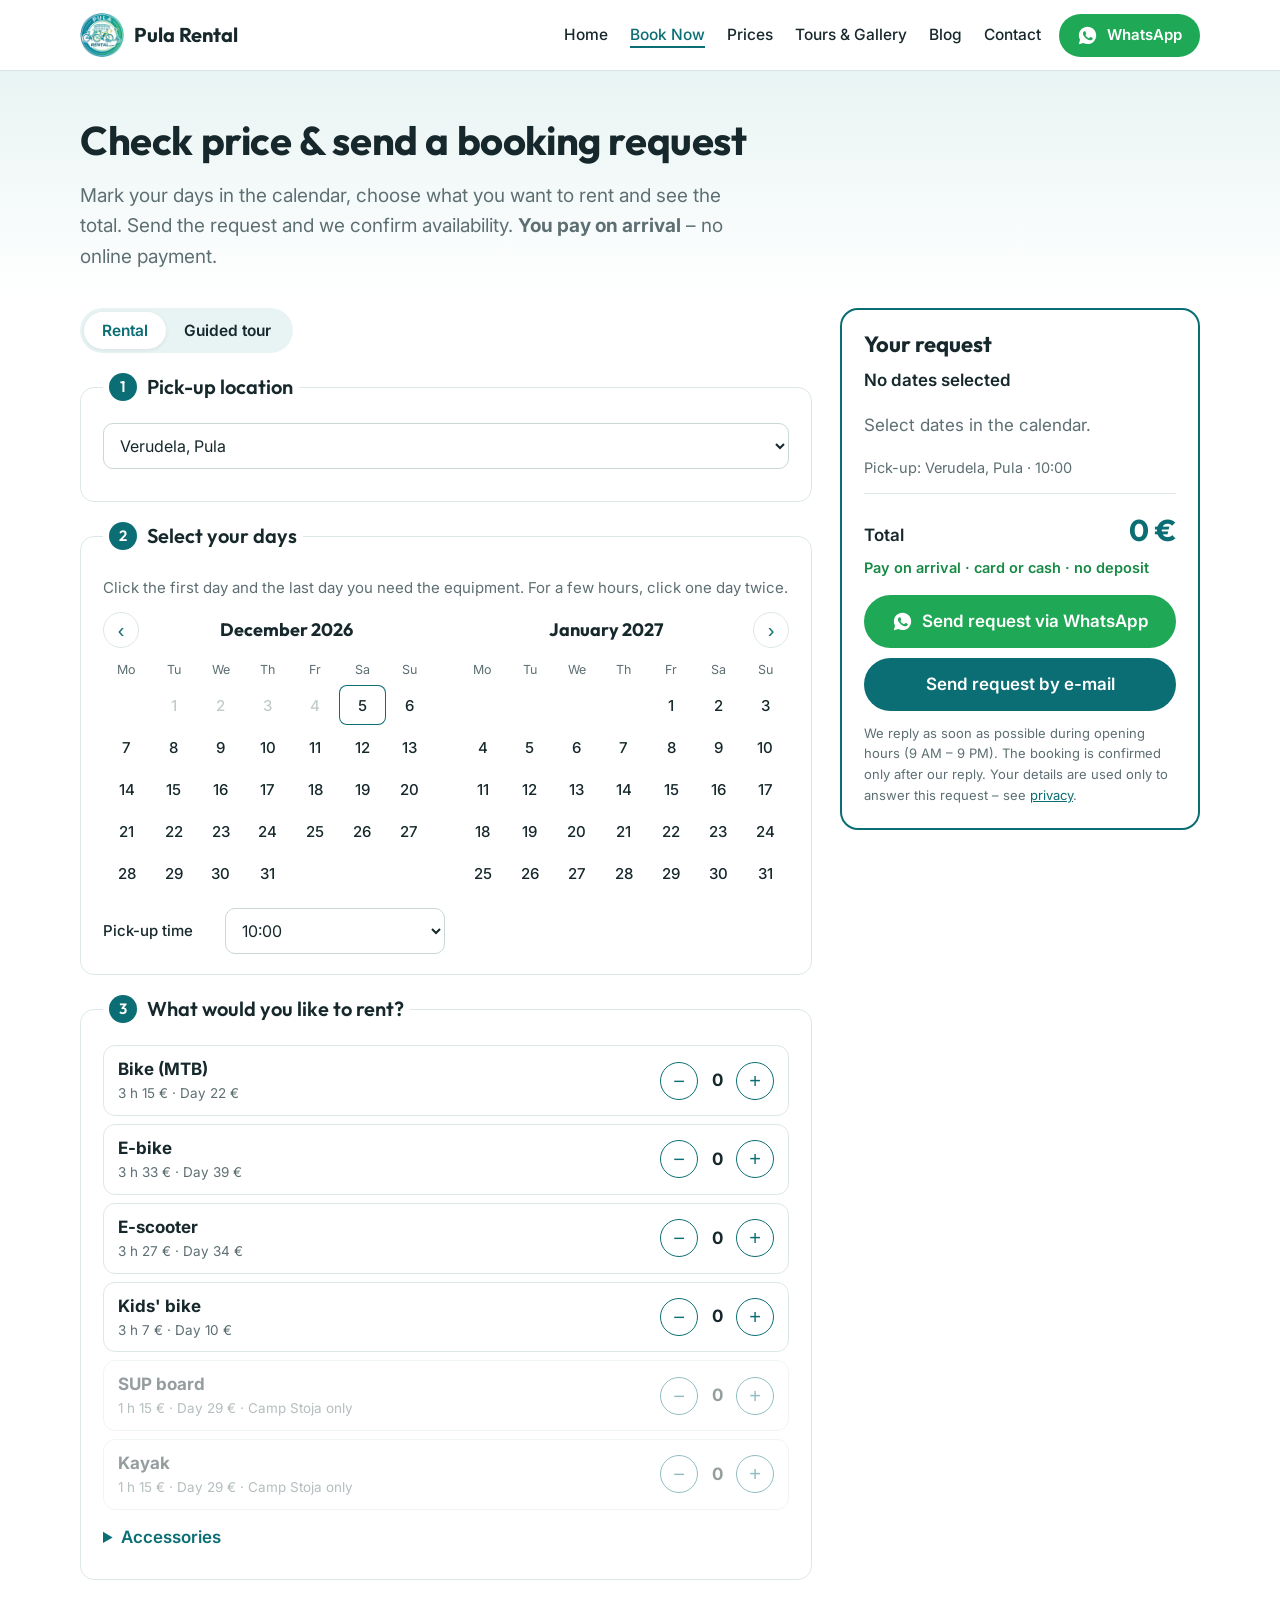
<file: book-your-ride-1/index.html>
<!doctype html><html lang="en"><head><meta charset="utf-8"><title>Pula Rental</title><link rel="canonical" href="https://www.pularental.com/book-now"><meta name="robots" content="noindex"><meta http-equiv="refresh" content="0; url=/book-now"></head><body><a href="/book-now">Continue</a></body></html>
</file>
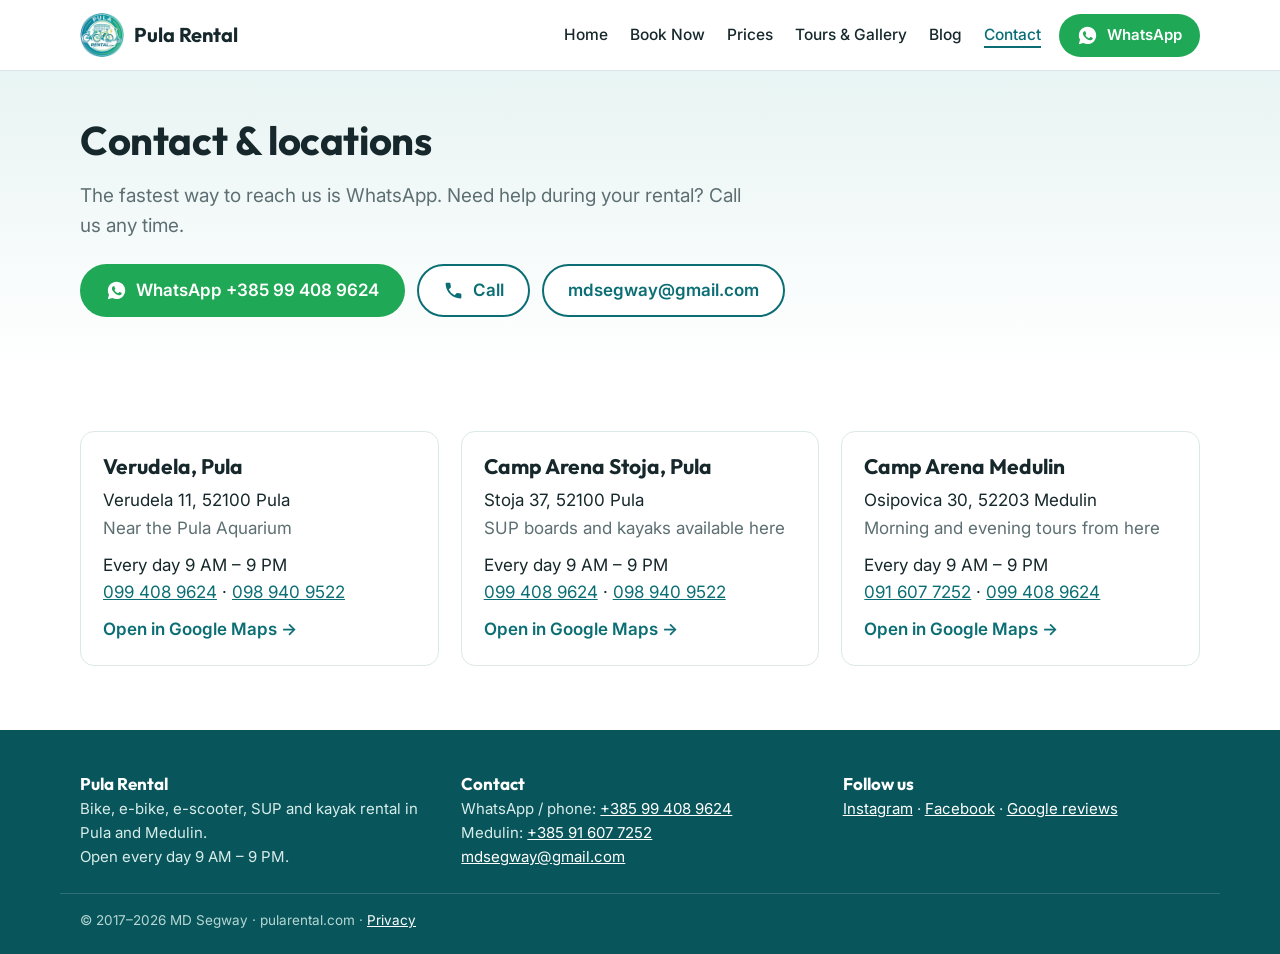
<file: contact/index.html>
<!doctype html>
<html lang="en">
<head>
<meta charset="utf-8">
<meta name="viewport" content="width=device-width, initial-scale=1">
<title>Contact &amp; Locations – Pula (Verudela, Stoja) &amp; Medulin | Pula Rental</title>
<meta name="description" content="Pula Rental locations: Verudela 11 and Camp Arena Stoja in Pula, Camp Arena Medulin. Open every day 9 AM – 9 PM. WhatsApp +385 99 408 9624.">
<link rel="canonical" href="https://www.pularental.com/contact">
<meta property="og:type" content="website">
<meta property="og:title" content="Contact &amp; Locations – Pula (Verudela, Stoja) &amp; Medulin | Pula Rental">
<meta property="og:description" content="Pula Rental locations: Verudela 11 and Camp Arena Stoja in Pula, Camp Arena Medulin. Open every day 9 AM – 9 PM. WhatsApp +385 99 408 9624.">
<meta property="og:url" content="https://www.pularental.com/contact">
<meta property="og:image" content="https://www.pularental.com/i/og.jpg">
<meta name="theme-color" content="#0b6e74">
<link rel="icon" type="image/png" href="/favicon.png">
<link rel="apple-touch-icon" href="/apple-touch-icon.png">
<link rel="preconnect" href="https://fonts.googleapis.com">
<link rel="preconnect" href="https://fonts.gstatic.com" crossorigin>
<link href="https://fonts.googleapis.com/css2?family=Outfit:wght@500;600;700&family=Inter:wght@400;500;600&display=swap" rel="stylesheet">
<link rel="stylesheet" href="/css/site.css">
<script async src="https://www.googletagmanager.com/gtag/js?id=AW-18300638741"></script>
<script>window.dataLayer=window.dataLayer||[];function gtag(){dataLayer.push(arguments);}gtag('js',new Date());gtag('config','AW-18300638741');</script>
<script type="application/ld+json">{"@context": "https://schema.org", "@graph": [{"@type": "Organization", "@id": "https://www.pularental.com/#org", "name": "Pula Rental (MD Segway)", "url": "https://www.pularental.com/", "logo": "https://www.pularental.com/i/logo.png", "email": "mdsegway@gmail.com", "telephone": "+385994089624", "sameAs": ["https://www.instagram.com/mdsegway", "https://www.facebook.com/share/1E3GsqCAwR/"]}, {"@type": "BikeStore", "@id": "https://www.pularental.com/#verudela", "name": "Pula Rental – Verudela, Pula", "url": "https://www.pularental.com/contact", "image": "https://www.pularental.com/i/hero.jpg", "telephone": "+385994089624", "email": "mdsegway@gmail.com", "priceRange": "€", "address": {"@type": "PostalAddress", "streetAddress": "Verudela 11", "addressLocality": "Pula", "postalCode": "52100", "addressCountry": "HR"}, "openingHoursSpecification": [{"@type": "OpeningHoursSpecification", "dayOfWeek": ["Monday", "Tuesday", "Wednesday", "Thursday", "Friday", "Saturday", "Sunday"], "opens": "09:00", "closes": "21:00"}], "parentOrganization": {"@id": "https://www.pularental.com/#org"}}, {"@type": "SportingGoodsStore", "@id": "https://www.pularental.com/#stoja", "name": "Pula Rental – Camp Arena Stoja, Pula", "url": "https://www.pularental.com/contact", "image": "https://www.pularental.com/i/hero.jpg", "telephone": "+385994089624", "email": "mdsegway@gmail.com", "priceRange": "€", "address": {"@type": "PostalAddress", "streetAddress": "Stoja 37", "addressLocality": "Pula", "postalCode": "52100", "addressCountry": "HR"}, "openingHoursSpecification": [{"@type": "OpeningHoursSpecification", "dayOfWeek": ["Monday", "Tuesday", "Wednesday", "Thursday", "Friday", "Saturday", "Sunday"], "opens": "09:00", "closes": "21:00"}], "parentOrganization": {"@id": "https://www.pularental.com/#org"}}, {"@type": "BikeStore", "@id": "https://www.pularental.com/#medulin", "name": "Pula Rental – Camp Arena Medulin", "url": "https://www.pularental.com/contact", "image": "https://www.pularental.com/i/hero.jpg", "telephone": "+385916077252", "email": "mdsegway@gmail.com", "priceRange": "€", "address": {"@type": "PostalAddress", "streetAddress": "Osipovica 30", "addressLocality": "Medulin", "postalCode": "52203", "addressCountry": "HR"}, "openingHoursSpecification": [{"@type": "OpeningHoursSpecification", "dayOfWeek": ["Monday", "Tuesday", "Wednesday", "Thursday", "Friday", "Saturday", "Sunday"], "opens": "09:00", "closes": "21:00"}], "parentOrganization": {"@id": "https://www.pularental.com/#org"}}, {"@type": "FAQPage", "mainEntity": [{"@type": "Question", "name": "How much does it cost to rent a bike in Pula?", "acceptedAnswer": {"@type": "Answer", "text": "A regular bike costs 15 € for 3 hours or 22 € for one day. Multi-day rentals are cheaper per day: 17 € per day for 2 days, 15 € per day for 3 days and 13 € per day for 4 or more days. E-bikes start at 33 € for 3 hours or 39 € per day, e-scooters at 11 € for 30 minutes or 34 € per day. Children's bikes are 50% of the regular price."}}, {"@type": "Question", "name": "How do I book?", "acceptedAnswer": {"@type": "Answer", "text": "Choose the dates and what you want to rent on the Book Now page. You will see the price straight away. Send us the request by WhatsApp or e-mail and we confirm availability. You pay when you pick up the equipment."}}, {"@type": "Question", "name": "Do I pay online?", "acceptedAnswer": {"@type": "Answer", "text": "No. There is no online payment. You pay on arrival, by card (Mastercard, Visa) or in cash."}}, {"@type": "Question", "name": "Where can I rent a bike in Pula and Medulin?", "acceptedAnswer": {"@type": "Answer", "text": "We have three locations: Verudela (near the Aquarium) and Camp Arena Stoja in Pula, and Camp Arena Medulin in Medulin."}}, {"@type": "Question", "name": "Is a helmet and lock included?", "acceptedAnswer": {"@type": "Answer", "text": "Yes. Every rental includes a helmet and a lock free of charge."}}, {"@type": "Question", "name": "Do I need to leave a deposit?", "acceptedAnswer": {"@type": "Answer", "text": "No deposit is required. You only need to show a valid photo ID (identity card, passport or driver's licence) when you pick up your rental."}}, {"@type": "Question", "name": "Can I rent an e-bike or e-scooter?", "acceptedAnswer": {"@type": "Answer", "text": "Yes, e-bikes and e-scooters are available at all three locations. E-bikes are perfect for longer rides to Cape Kamenjak or along the Medulin coast."}}, {"@type": "Question", "name": "Do you rent SUP boards and kayaks?", "acceptedAnswer": {"@type": "Answer", "text": "Yes, SUP boards and kayaks are available at Camp Arena Stoja in Pula."}}, {"@type": "Question", "name": "Can children rent bikes?", "acceptedAnswer": {"@type": "Answer", "text": "Yes. Children's bikes are 50% of the regular price. Child seats cost 4 € per day."}}, {"@type": "Question", "name": "Do you deliver?", "acceptedAnswer": {"@type": "Answer", "text": "Delivery is free for bike and e-scooter rentals of 2 or more days, or for bookings of 4 or more vehicles. Mention your accommodation in the request."}}, {"@type": "Question", "name": "Do I need to book in advance?", "acceptedAnswer": {"@type": "Answer", "text": "Walk-ins are welcome, but in July and August we recommend sending a request in advance so we can keep the equipment for you."}}, {"@type": "Question", "name": "What are your opening hours?", "acceptedAnswer": {"@type": "Answer", "text": "We are open every day from 9 AM to 9 PM at all locations."}}, {"@type": "Question", "name": "What if the bike breaks down?", "acceptedAnswer": {"@type": "Answer", "text": "We provide free support on the road. Call us and we will repair or replace your bike as quickly as possible anywhere in the Pula and Medulin area."}}, {"@type": "Question", "name": "What if it rains?", "acceptedAnswer": {"@type": "Answer", "text": "You can reschedule or cancel free of charge if the weather makes riding unsafe."}}, {"@type": "Question", "name": "Can I return the bike to a different location?", "acceptedAnswer": {"@type": "Answer", "text": "Yes. You can pick up at Verudela and return at Camp Stoja or Camp Arena Medulin – just let us know in advance."}}, {"@type": "Question", "name": "Do you offer guided tours?", "acceptedAnswer": {"@type": "Answer", "text": "Yes. We run guided tours from Verudela to Cape Kamenjak and to the Šijana forest, plus sunrise and sunset rides. Private tours for families and groups are available on request."}}]}]}</script>

</head>
<body>
<header class="top">
  <div class="wrap bar">
    <a class="brand" href="/" aria-label="Pula Rental home"><img src="/i/logo-192.png" alt="Pula Rental logo" width="44" height="44"><span>Pula Rental</span></a>
    <nav class="nav" aria-label="Main"><a href="/">Home</a><a href="/book-now">Book Now</a><a href="/prices">Prices</a><a href="/toursgallery">Tours & Gallery</a><a href="/blog-list">Blog</a><a href="/contact" aria-current=page>Contact</a></nav>
    <a class="btn btn-wa btn-sm hide-sm" href="https://wa.me/385994089624" target="_blank" rel="noopener"><svg viewBox="0 0 24 24" fill="currentColor" aria-hidden="true"><path d="M12.04 2C6.58 2 2.13 6.45 2.13 11.91c0 1.75.46 3.45 1.32 4.95L2.05 22l5.25-1.38a9.9 9.9 0 0 0 4.74 1.21c5.46 0 9.91-4.45 9.91-9.91C21.95 6.45 17.5 2 12.04 2Zm5.8 14.13c-.24.68-1.42 1.3-1.95 1.34-.5.05-.97.23-3.27-.68-2.77-1.09-4.52-3.92-4.66-4.1-.13-.18-1.11-1.48-1.11-2.83 0-1.35.71-2.01.96-2.29.25-.27.55-.34.73-.34l.52.01c.17 0 .39-.06.61.47.24.56.79 1.92.86 2.06.07.14.11.3.02.48-.09.18-.14.3-.27.46-.14.16-.29.36-.41.48-.14.14-.28.29-.12.56.16.27.71 1.17 1.52 1.9 1.05.94 1.93 1.23 2.2 1.37.27.14.43.11.59-.07.16-.18.68-.79.86-1.06.18-.27.36-.23.61-.14.25.09 1.59.75 1.86.89.27.14.45.2.52.32.07.11.07.66-.17 1.34Z"/></svg>WhatsApp</a>
    <button class="menu" aria-label="Open menu" aria-expanded="false" onclick="document.body.classList.toggle('nav-open');this.setAttribute('aria-expanded',document.body.classList.contains('nav-open'))"><span></span><span></span><span></span></button>
  </div>
</header>
<main>

<section class="page-h"><div class="wrap"><h1>Contact &amp; locations</h1>
<p class="lead">The fastest way to reach us is WhatsApp. Need help during your rental? Call us any time.</p>
<div class="cta"><a class="btn btn-wa" href="https://wa.me/385994089624" target="_blank" rel="noopener"><svg viewBox="0 0 24 24" fill="currentColor" aria-hidden="true"><path d="M12.04 2C6.58 2 2.13 6.45 2.13 11.91c0 1.75.46 3.45 1.32 4.95L2.05 22l5.25-1.38a9.9 9.9 0 0 0 4.74 1.21c5.46 0 9.91-4.45 9.91-9.91C21.95 6.45 17.5 2 12.04 2Zm5.8 14.13c-.24.68-1.42 1.3-1.95 1.34-.5.05-.97.23-3.27-.68-2.77-1.09-4.52-3.92-4.66-4.1-.13-.18-1.11-1.48-1.11-2.83 0-1.35.71-2.01.96-2.29.25-.27.55-.34.73-.34l.52.01c.17 0 .39-.06.61.47.24.56.79 1.92.86 2.06.07.14.11.3.02.48-.09.18-.14.3-.27.46-.14.16-.29.36-.41.48-.14.14-.28.29-.12.56.16.27.71 1.17 1.52 1.9 1.05.94 1.93 1.23 2.2 1.37.27.14.43.11.59-.07.16-.18.68-.79.86-1.06.18-.27.36-.23.61-.14.25.09 1.59.75 1.86.89.27.14.45.2.52.32.07.11.07.66-.17 1.34Z"/></svg>WhatsApp +385 99 408 9624</a>
<a class="btn btn-ghost" href="tel:+385994089624"><svg viewBox="0 0 24 24" fill="currentColor" aria-hidden="true"><path d="M6.62 10.79a15.05 15.05 0 0 0 6.59 6.59l2.2-2.2a1 1 0 0 1 1.02-.24c1.12.37 2.33.57 3.57.57a1 1 0 0 1 1 1V20a1 1 0 0 1-1 1A17 17 0 0 1 3 4a1 1 0 0 1 1-1h3.5a1 1 0 0 1 1 1c0 1.25.2 2.45.57 3.57a1 1 0 0 1-.25 1.02l-2.2 2.2Z"/></svg>Call</a>
<a class="btn btn-ghost" href="mailto:mdsegway@gmail.com">mdsegway@gmail.com</a></div></div></section>
<section><div class="wrap"><div class="locs"><div class="loc">
  <h3>Verudela, Pula</h3><p>Verudela 11, 52100 Pula<br><span class="muted">Near the Pula Aquarium</span></p>
  <p>Every day 9 AM – 9 PM<br><a href="tel:+385994089624">099 408 9624</a> · <a href="tel:+385989409522">098 940 9522</a></p>
  <a class="link" href="https://www.google.com/maps/search/?api=1&query=Verudela+11+Pula" target="_blank" rel="noopener">Open in Google Maps →</a>
</div><div class="loc">
  <h3>Camp Arena Stoja, Pula</h3><p>Stoja 37, 52100 Pula<br><span class="muted">SUP boards and kayaks available here</span></p>
  <p>Every day 9 AM – 9 PM<br><a href="tel:+385994089624">099 408 9624</a> · <a href="tel:+385989409522">098 940 9522</a></p>
  <a class="link" href="https://www.google.com/maps/search/?api=1&query=Camp+Arena+Stoja+Pula" target="_blank" rel="noopener">Open in Google Maps →</a>
</div><div class="loc">
  <h3>Camp Arena Medulin</h3><p>Osipovica 30, 52203 Medulin<br><span class="muted">Morning and evening tours from here</span></p>
  <p>Every day 9 AM – 9 PM<br><a href="tel:+385916077252">091 607 7252</a> · <a href="tel:+385994089624">099 408 9624</a></p>
  <a class="link" href="https://www.google.com/maps/search/?api=1&query=Camp+Arena+Medulin+Osipovica+30" target="_blank" rel="noopener">Open in Google Maps →</a>
</div></div></div></section>

</main>
<footer class="foot">
  <div class="wrap foot-grid">
    <div>
      <strong>Pula Rental</strong><br>Bike, e-bike, e-scooter, SUP and kayak rental in Pula and Medulin.<br>
      Open every day 9 AM – 9 PM.
    </div>
    <div>
      <strong>Contact</strong><br>
      WhatsApp / phone: <a href="tel:+385994089624">+385 99 408 9624</a><br>
      Medulin: <a href="tel:+385916077252">+385 91 607 7252</a><br>
      <a href="mailto:mdsegway@gmail.com">mdsegway@gmail.com</a>
    </div>
    <div>
      <strong>Follow us</strong><br>
      <a href="https://www.instagram.com/mdsegway" target="_blank" rel="noopener">Instagram</a> ·
      <a href="https://www.facebook.com/share/1E3GsqCAwR/" target="_blank" rel="noopener">Facebook</a> ·
      <a href="https://g.page/r/CVAbX9tgbK7REBM/review" target="_blank" rel="noopener">Google reviews</a>
    </div>
  </div>
  <div class="wrap copy">© 2017–2026 MD Segway · pularental.com · <a href="/privacy">Privacy</a></div>
</footer>
<div class="mbar">
  <a class="btn btn-wa" href="https://wa.me/385994089624" target="_blank" rel="noopener"><svg viewBox="0 0 24 24" fill="currentColor" aria-hidden="true"><path d="M12.04 2C6.58 2 2.13 6.45 2.13 11.91c0 1.75.46 3.45 1.32 4.95L2.05 22l5.25-1.38a9.9 9.9 0 0 0 4.74 1.21c5.46 0 9.91-4.45 9.91-9.91C21.95 6.45 17.5 2 12.04 2Zm5.8 14.13c-.24.68-1.42 1.3-1.95 1.34-.5.05-.97.23-3.27-.68-2.77-1.09-4.52-3.92-4.66-4.1-.13-.18-1.11-1.48-1.11-2.83 0-1.35.71-2.01.96-2.29.25-.27.55-.34.73-.34l.52.01c.17 0 .39-.06.61.47.24.56.79 1.92.86 2.06.07.14.11.3.02.48-.09.18-.14.3-.27.46-.14.16-.29.36-.41.48-.14.14-.28.29-.12.56.16.27.71 1.17 1.52 1.9 1.05.94 1.93 1.23 2.2 1.37.27.14.43.11.59-.07.16-.18.68-.79.86-1.06.18-.27.36-.23.61-.14.25.09 1.59.75 1.86.89.27.14.45.2.52.32.07.11.07.66-.17 1.34Z"/></svg>WhatsApp</a>
  <a class="btn btn-main" href="/book-now">Check price</a>
</div>
</body>
</html>
</file>
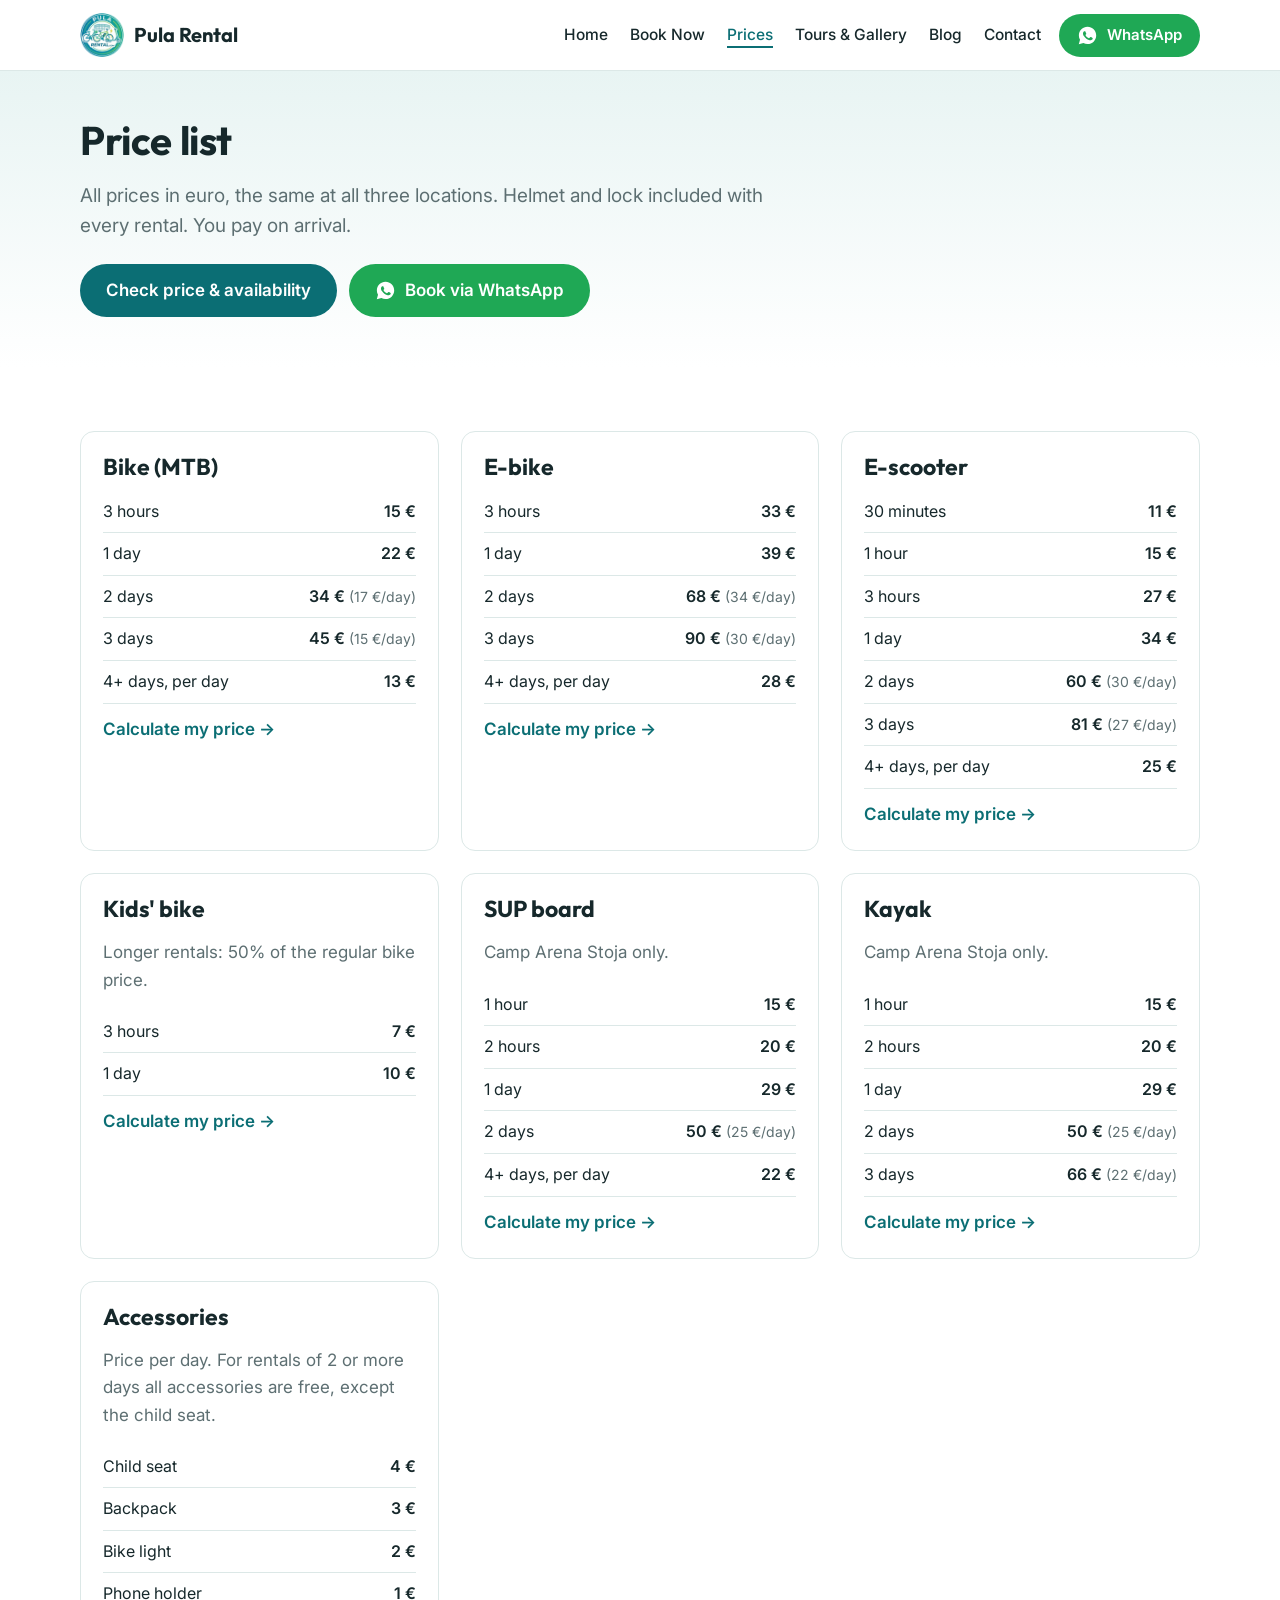
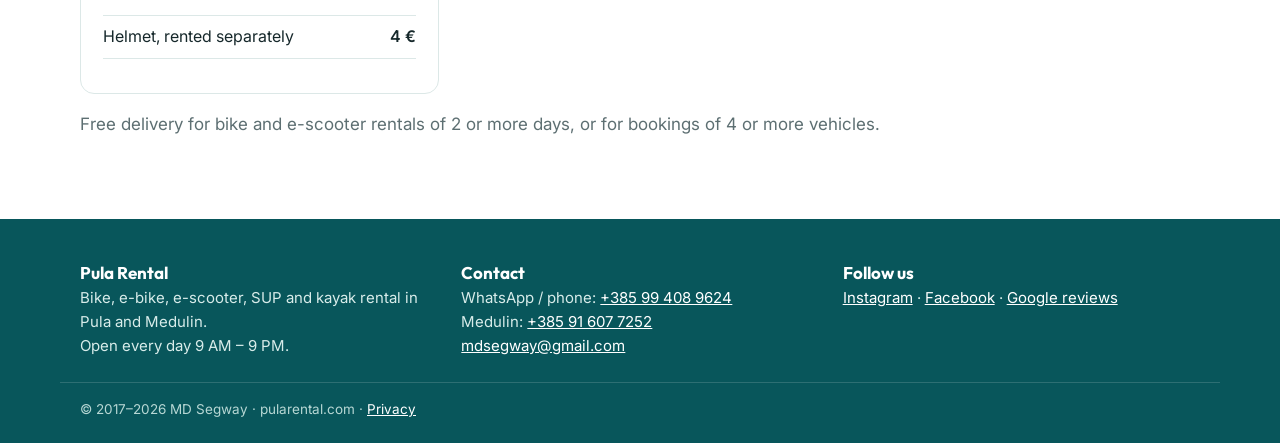
<file: prices/index.html>
<!doctype html>
<html lang="en">
<head>
<meta charset="utf-8">
<meta name="viewport" content="width=device-width, initial-scale=1">
<title>Prices – Bike, E-Bike, E-Scooter, SUP &amp; Kayak Rental Pula | Pula Rental</title>
<meta name="description" content="Price list for bike, e-bike, e-scooter, SUP and kayak rental in Pula and Medulin. Bike from 13 € per day, e-bike from 28 € per day. Pay on arrival.">
<link rel="canonical" href="https://www.pularental.com/prices">
<meta property="og:type" content="website">
<meta property="og:title" content="Prices – Bike, E-Bike, E-Scooter, SUP &amp; Kayak Rental Pula | Pula Rental">
<meta property="og:description" content="Price list for bike, e-bike, e-scooter, SUP and kayak rental in Pula and Medulin. Bike from 13 € per day, e-bike from 28 € per day. Pay on arrival.">
<meta property="og:url" content="https://www.pularental.com/prices">
<meta property="og:image" content="https://www.pularental.com/i/og.jpg">
<meta name="theme-color" content="#0b6e74">
<link rel="icon" type="image/png" href="/favicon.png">
<link rel="apple-touch-icon" href="/apple-touch-icon.png">
<link rel="preconnect" href="https://fonts.googleapis.com">
<link rel="preconnect" href="https://fonts.gstatic.com" crossorigin>
<link href="https://fonts.googleapis.com/css2?family=Outfit:wght@500;600;700&family=Inter:wght@400;500;600&display=swap" rel="stylesheet">
<link rel="stylesheet" href="/css/site.css">
<script async src="https://www.googletagmanager.com/gtag/js?id=AW-18300638741"></script>
<script>window.dataLayer=window.dataLayer||[];function gtag(){dataLayer.push(arguments);}gtag('js',new Date());gtag('config','AW-18300638741');</script>


</head>
<body>
<header class="top">
  <div class="wrap bar">
    <a class="brand" href="/" aria-label="Pula Rental home"><img src="/i/logo-192.png" alt="Pula Rental logo" width="44" height="44"><span>Pula Rental</span></a>
    <nav class="nav" aria-label="Main"><a href="/">Home</a><a href="/book-now">Book Now</a><a href="/prices" aria-current=page>Prices</a><a href="/toursgallery">Tours & Gallery</a><a href="/blog-list">Blog</a><a href="/contact">Contact</a></nav>
    <a class="btn btn-wa btn-sm hide-sm" href="https://wa.me/385994089624" target="_blank" rel="noopener"><svg viewBox="0 0 24 24" fill="currentColor" aria-hidden="true"><path d="M12.04 2C6.58 2 2.13 6.45 2.13 11.91c0 1.75.46 3.45 1.32 4.95L2.05 22l5.25-1.38a9.9 9.9 0 0 0 4.74 1.21c5.46 0 9.91-4.45 9.91-9.91C21.95 6.45 17.5 2 12.04 2Zm5.8 14.13c-.24.68-1.42 1.3-1.95 1.34-.5.05-.97.23-3.27-.68-2.77-1.09-4.52-3.92-4.66-4.1-.13-.18-1.11-1.48-1.11-2.83 0-1.35.71-2.01.96-2.29.25-.27.55-.34.73-.34l.52.01c.17 0 .39-.06.61.47.24.56.79 1.92.86 2.06.07.14.11.3.02.48-.09.18-.14.3-.27.46-.14.16-.29.36-.41.48-.14.14-.28.29-.12.56.16.27.71 1.17 1.52 1.9 1.05.94 1.93 1.23 2.2 1.37.27.14.43.11.59-.07.16-.18.68-.79.86-1.06.18-.27.36-.23.61-.14.25.09 1.59.75 1.86.89.27.14.45.2.52.32.07.11.07.66-.17 1.34Z"/></svg>WhatsApp</a>
    <button class="menu" aria-label="Open menu" aria-expanded="false" onclick="document.body.classList.toggle('nav-open');this.setAttribute('aria-expanded',document.body.classList.contains('nav-open'))"><span></span><span></span><span></span></button>
  </div>
</header>
<main>

<section class="page-h"><div class="wrap"><h1>Price list</h1><p class="lead">All prices in euro, the same at all three locations. Helmet and lock included with every rental. You pay on arrival.</p><div class="cta">
  <a class="btn btn-main" href="/book-now">Check price &amp; availability</a>
  <a class="btn btn-wa" href="https://wa.me/385994089624" target="_blank" rel="noopener"><svg viewBox="0 0 24 24" fill="currentColor" aria-hidden="true"><path d="M12.04 2C6.58 2 2.13 6.45 2.13 11.91c0 1.75.46 3.45 1.32 4.95L2.05 22l5.25-1.38a9.9 9.9 0 0 0 4.74 1.21c5.46 0 9.91-4.45 9.91-9.91C21.95 6.45 17.5 2 12.04 2Zm5.8 14.13c-.24.68-1.42 1.3-1.95 1.34-.5.05-.97.23-3.27-.68-2.77-1.09-4.52-3.92-4.66-4.1-.13-.18-1.11-1.48-1.11-2.83 0-1.35.71-2.01.96-2.29.25-.27.55-.34.73-.34l.52.01c.17 0 .39-.06.61.47.24.56.79 1.92.86 2.06.07.14.11.3.02.48-.09.18-.14.3-.27.46-.14.16-.29.36-.41.48-.14.14-.28.29-.12.56.16.27.71 1.17 1.52 1.9 1.05.94 1.93 1.23 2.2 1.37.27.14.43.11.59-.07.16-.18.68-.79.86-1.06.18-.27.36-.23.61-.14.25.09 1.59.75 1.86.89.27.14.45.2.52.32.07.11.07.66-.17 1.34Z"/></svg>Book via WhatsApp</a>
</div></div></section>
<section><div class="wrap"><div class="pgrid"><div class="pblock"><h2>Bike (MTB)</h2><table class="pt"><tbody><tr><td>3 hours</td><td>15 €</td></tr><tr><td>1 day</td><td>22 €</td></tr><tr><td>2 days</td><td>34 € <span class="per">(17 €/day)</span></td></tr><tr><td>3 days</td><td>45 € <span class="per">(15 €/day)</span></td></tr><tr><td>4+ days, per day</td><td>13 €</td></tr></tbody></table><a class="link" href="/book-now?i=bike">Calculate my price →</a></div><div class="pblock"><h2>E-bike</h2><table class="pt"><tbody><tr><td>3 hours</td><td>33 €</td></tr><tr><td>1 day</td><td>39 €</td></tr><tr><td>2 days</td><td>68 € <span class="per">(34 €/day)</span></td></tr><tr><td>3 days</td><td>90 € <span class="per">(30 €/day)</span></td></tr><tr><td>4+ days, per day</td><td>28 €</td></tr></tbody></table><a class="link" href="/book-now?i=ebike">Calculate my price →</a></div><div class="pblock"><h2>E-scooter</h2><table class="pt"><tbody><tr><td>30 minutes</td><td>11 €</td></tr><tr><td>1 hour</td><td>15 €</td></tr><tr><td>3 hours</td><td>27 €</td></tr><tr><td>1 day</td><td>34 €</td></tr><tr><td>2 days</td><td>60 € <span class="per">(30 €/day)</span></td></tr><tr><td>3 days</td><td>81 € <span class="per">(27 €/day)</span></td></tr><tr><td>4+ days, per day</td><td>25 €</td></tr></tbody></table><a class="link" href="/book-now?i=escooter">Calculate my price →</a></div><div class="pblock"><h2>Kids' bike</h2><p class="muted">Longer rentals: 50% of the regular bike price.</p><table class="pt"><tbody><tr><td>3 hours</td><td>7 €</td></tr><tr><td>1 day</td><td>10 €</td></tr></tbody></table><a class="link" href="/book-now?i=kids">Calculate my price →</a></div><div class="pblock"><h2>SUP board</h2><p class="muted">Camp Arena Stoja only.</p><table class="pt"><tbody><tr><td>1 hour</td><td>15 €</td></tr><tr><td>2 hours</td><td>20 €</td></tr><tr><td>1 day</td><td>29 €</td></tr><tr><td>2 days</td><td>50 € <span class="per">(25 €/day)</span></td></tr><tr><td>4+ days, per day</td><td>22 €</td></tr></tbody></table><a class="link" href="/book-now?i=sup">Calculate my price →</a></div><div class="pblock"><h2>Kayak</h2><p class="muted">Camp Arena Stoja only.</p><table class="pt"><tbody><tr><td>1 hour</td><td>15 €</td></tr><tr><td>2 hours</td><td>20 €</td></tr><tr><td>1 day</td><td>29 €</td></tr><tr><td>2 days</td><td>50 € <span class="per">(25 €/day)</span></td></tr><tr><td>3 days</td><td>66 € <span class="per">(22 €/day)</span></td></tr></tbody></table><a class="link" href="/book-now?i=kayak">Calculate my price →</a></div>
<div class="pblock"><h2>Accessories</h2><p class="muted">Price per day. For rentals of 2 or more days all accessories are free, except the child seat.</p><table class="pt"><tbody><tr><td>Child seat</td><td>4 €</td></tr><tr><td>Backpack</td><td>3 €</td></tr><tr><td>Bike light</td><td>2 €</td></tr><tr><td>Phone holder</td><td>1 €</td></tr><tr><td>Helmet, rented separately</td><td>4 €</td></tr></tbody></table></div>
</div>
<p class="muted">Free delivery for bike and e-scooter rentals of 2 or more days, or for bookings of 4 or more vehicles.</p></div></section>

</main>
<footer class="foot">
  <div class="wrap foot-grid">
    <div>
      <strong>Pula Rental</strong><br>Bike, e-bike, e-scooter, SUP and kayak rental in Pula and Medulin.<br>
      Open every day 9 AM – 9 PM.
    </div>
    <div>
      <strong>Contact</strong><br>
      WhatsApp / phone: <a href="tel:+385994089624">+385 99 408 9624</a><br>
      Medulin: <a href="tel:+385916077252">+385 91 607 7252</a><br>
      <a href="mailto:mdsegway@gmail.com">mdsegway@gmail.com</a>
    </div>
    <div>
      <strong>Follow us</strong><br>
      <a href="https://www.instagram.com/mdsegway" target="_blank" rel="noopener">Instagram</a> ·
      <a href="https://www.facebook.com/share/1E3GsqCAwR/" target="_blank" rel="noopener">Facebook</a> ·
      <a href="https://g.page/r/CVAbX9tgbK7REBM/review" target="_blank" rel="noopener">Google reviews</a>
    </div>
  </div>
  <div class="wrap copy">© 2017–2026 MD Segway · pularental.com · <a href="/privacy">Privacy</a></div>
</footer>
<div class="mbar">
  <a class="btn btn-wa" href="https://wa.me/385994089624" target="_blank" rel="noopener"><svg viewBox="0 0 24 24" fill="currentColor" aria-hidden="true"><path d="M12.04 2C6.58 2 2.13 6.45 2.13 11.91c0 1.75.46 3.45 1.32 4.95L2.05 22l5.25-1.38a9.9 9.9 0 0 0 4.74 1.21c5.46 0 9.91-4.45 9.91-9.91C21.95 6.45 17.5 2 12.04 2Zm5.8 14.13c-.24.68-1.42 1.3-1.95 1.34-.5.05-.97.23-3.27-.68-2.77-1.09-4.52-3.92-4.66-4.1-.13-.18-1.11-1.48-1.11-2.83 0-1.35.71-2.01.96-2.29.25-.27.55-.34.73-.34l.52.01c.17 0 .39-.06.61.47.24.56.79 1.92.86 2.06.07.14.11.3.02.48-.09.18-.14.3-.27.46-.14.16-.29.36-.41.48-.14.14-.28.29-.12.56.16.27.71 1.17 1.52 1.9 1.05.94 1.93 1.23 2.2 1.37.27.14.43.11.59-.07.16-.18.68-.79.86-1.06.18-.27.36-.23.61-.14.25.09 1.59.75 1.86.89.27.14.45.2.52.32.07.11.07.66-.17 1.34Z"/></svg>WhatsApp</a>
  <a class="btn btn-main" href="/book-now">Check price</a>
</div>
</body>
</html>
</file>
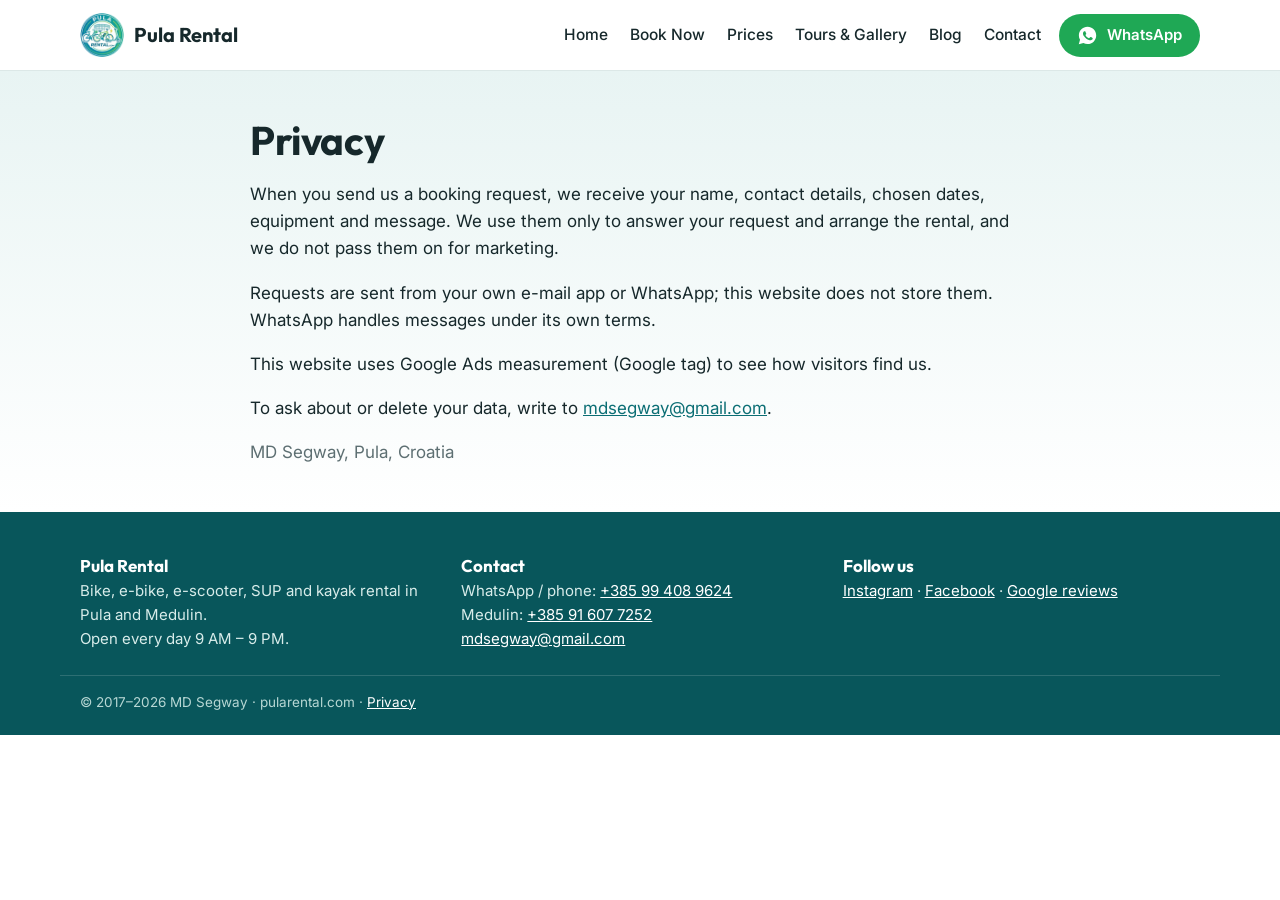
<file: privacy/index.html>
<!doctype html>
<html lang="en">
<head>
<meta charset="utf-8">
<meta name="viewport" content="width=device-width, initial-scale=1">
<title>Privacy | Pula Rental</title>
<meta name="description" content="How Pula Rental handles booking request data.">
<link rel="canonical" href="https://www.pularental.com/privacy">
<meta property="og:type" content="website">
<meta property="og:title" content="Privacy | Pula Rental">
<meta property="og:description" content="How Pula Rental handles booking request data.">
<meta property="og:url" content="https://www.pularental.com/privacy">
<meta property="og:image" content="https://www.pularental.com/i/og.jpg">
<meta name="theme-color" content="#0b6e74">
<link rel="icon" type="image/png" href="/favicon.png">
<link rel="apple-touch-icon" href="/apple-touch-icon.png">
<link rel="preconnect" href="https://fonts.googleapis.com">
<link rel="preconnect" href="https://fonts.gstatic.com" crossorigin>
<link href="https://fonts.googleapis.com/css2?family=Outfit:wght@500;600;700&family=Inter:wght@400;500;600&display=swap" rel="stylesheet">
<link rel="stylesheet" href="/css/site.css">
<script async src="https://www.googletagmanager.com/gtag/js?id=AW-18300638741"></script>
<script>window.dataLayer=window.dataLayer||[];function gtag(){dataLayer.push(arguments);}gtag('js',new Date());gtag('config','AW-18300638741');</script>


</head>
<body>
<header class="top">
  <div class="wrap bar">
    <a class="brand" href="/" aria-label="Pula Rental home"><img src="/i/logo-192.png" alt="Pula Rental logo" width="44" height="44"><span>Pula Rental</span></a>
    <nav class="nav" aria-label="Main"><a href="/">Home</a><a href="/book-now">Book Now</a><a href="/prices">Prices</a><a href="/toursgallery">Tours & Gallery</a><a href="/blog-list">Blog</a><a href="/contact">Contact</a></nav>
    <a class="btn btn-wa btn-sm hide-sm" href="https://wa.me/385994089624" target="_blank" rel="noopener"><svg viewBox="0 0 24 24" fill="currentColor" aria-hidden="true"><path d="M12.04 2C6.58 2 2.13 6.45 2.13 11.91c0 1.75.46 3.45 1.32 4.95L2.05 22l5.25-1.38a9.9 9.9 0 0 0 4.74 1.21c5.46 0 9.91-4.45 9.91-9.91C21.95 6.45 17.5 2 12.04 2Zm5.8 14.13c-.24.68-1.42 1.3-1.95 1.34-.5.05-.97.23-3.27-.68-2.77-1.09-4.52-3.92-4.66-4.1-.13-.18-1.11-1.48-1.11-2.83 0-1.35.71-2.01.96-2.29.25-.27.55-.34.73-.34l.52.01c.17 0 .39-.06.61.47.24.56.79 1.92.86 2.06.07.14.11.3.02.48-.09.18-.14.3-.27.46-.14.16-.29.36-.41.48-.14.14-.28.29-.12.56.16.27.71 1.17 1.52 1.9 1.05.94 1.93 1.23 2.2 1.37.27.14.43.11.59-.07.16-.18.68-.79.86-1.06.18-.27.36-.23.61-.14.25.09 1.59.75 1.86.89.27.14.45.2.52.32.07.11.07.66-.17 1.34Z"/></svg>WhatsApp</a>
    <button class="menu" aria-label="Open menu" aria-expanded="false" onclick="document.body.classList.toggle('nav-open');this.setAttribute('aria-expanded',document.body.classList.contains('nav-open'))"><span></span><span></span><span></span></button>
  </div>
</header>
<main>

<section class="page-h"><div class="wrap narrow"><h1>Privacy</h1>
<p>When you send us a booking request, we receive your name, contact details, chosen dates, equipment and message. We use them only to answer your request and arrange the rental, and we do not pass them on for marketing.</p>
<p>Requests are sent from your own e-mail app or WhatsApp; this website does not store them. WhatsApp handles messages under its own terms.</p>
<p>This website uses Google Ads measurement (Google tag) to see how visitors find us.</p>
<p>To ask about or delete your data, write to <a href="mailto:mdsegway@gmail.com">mdsegway@gmail.com</a>.</p>
<p class="muted">MD Segway, Pula, Croatia</p></div></section>

</main>
<footer class="foot">
  <div class="wrap foot-grid">
    <div>
      <strong>Pula Rental</strong><br>Bike, e-bike, e-scooter, SUP and kayak rental in Pula and Medulin.<br>
      Open every day 9 AM – 9 PM.
    </div>
    <div>
      <strong>Contact</strong><br>
      WhatsApp / phone: <a href="tel:+385994089624">+385 99 408 9624</a><br>
      Medulin: <a href="tel:+385916077252">+385 91 607 7252</a><br>
      <a href="mailto:mdsegway@gmail.com">mdsegway@gmail.com</a>
    </div>
    <div>
      <strong>Follow us</strong><br>
      <a href="https://www.instagram.com/mdsegway" target="_blank" rel="noopener">Instagram</a> ·
      <a href="https://www.facebook.com/share/1E3GsqCAwR/" target="_blank" rel="noopener">Facebook</a> ·
      <a href="https://g.page/r/CVAbX9tgbK7REBM/review" target="_blank" rel="noopener">Google reviews</a>
    </div>
  </div>
  <div class="wrap copy">© 2017–2026 MD Segway · pularental.com · <a href="/privacy">Privacy</a></div>
</footer>
<div class="mbar">
  <a class="btn btn-wa" href="https://wa.me/385994089624" target="_blank" rel="noopener"><svg viewBox="0 0 24 24" fill="currentColor" aria-hidden="true"><path d="M12.04 2C6.58 2 2.13 6.45 2.13 11.91c0 1.75.46 3.45 1.32 4.95L2.05 22l5.25-1.38a9.9 9.9 0 0 0 4.74 1.21c5.46 0 9.91-4.45 9.91-9.91C21.95 6.45 17.5 2 12.04 2Zm5.8 14.13c-.24.68-1.42 1.3-1.95 1.34-.5.05-.97.23-3.27-.68-2.77-1.09-4.52-3.92-4.66-4.1-.13-.18-1.11-1.48-1.11-2.83 0-1.35.71-2.01.96-2.29.25-.27.55-.34.73-.34l.52.01c.17 0 .39-.06.61.47.24.56.79 1.92.86 2.06.07.14.11.3.02.48-.09.18-.14.3-.27.46-.14.16-.29.36-.41.48-.14.14-.28.29-.12.56.16.27.71 1.17 1.52 1.9 1.05.94 1.93 1.23 2.2 1.37.27.14.43.11.59-.07.16-.18.68-.79.86-1.06.18-.27.36-.23.61-.14.25.09 1.59.75 1.86.89.27.14.45.2.52.32.07.11.07.66-.17 1.34Z"/></svg>WhatsApp</a>
  <a class="btn btn-main" href="/book-now">Check price</a>
</div>
</body>
</html>
</file>
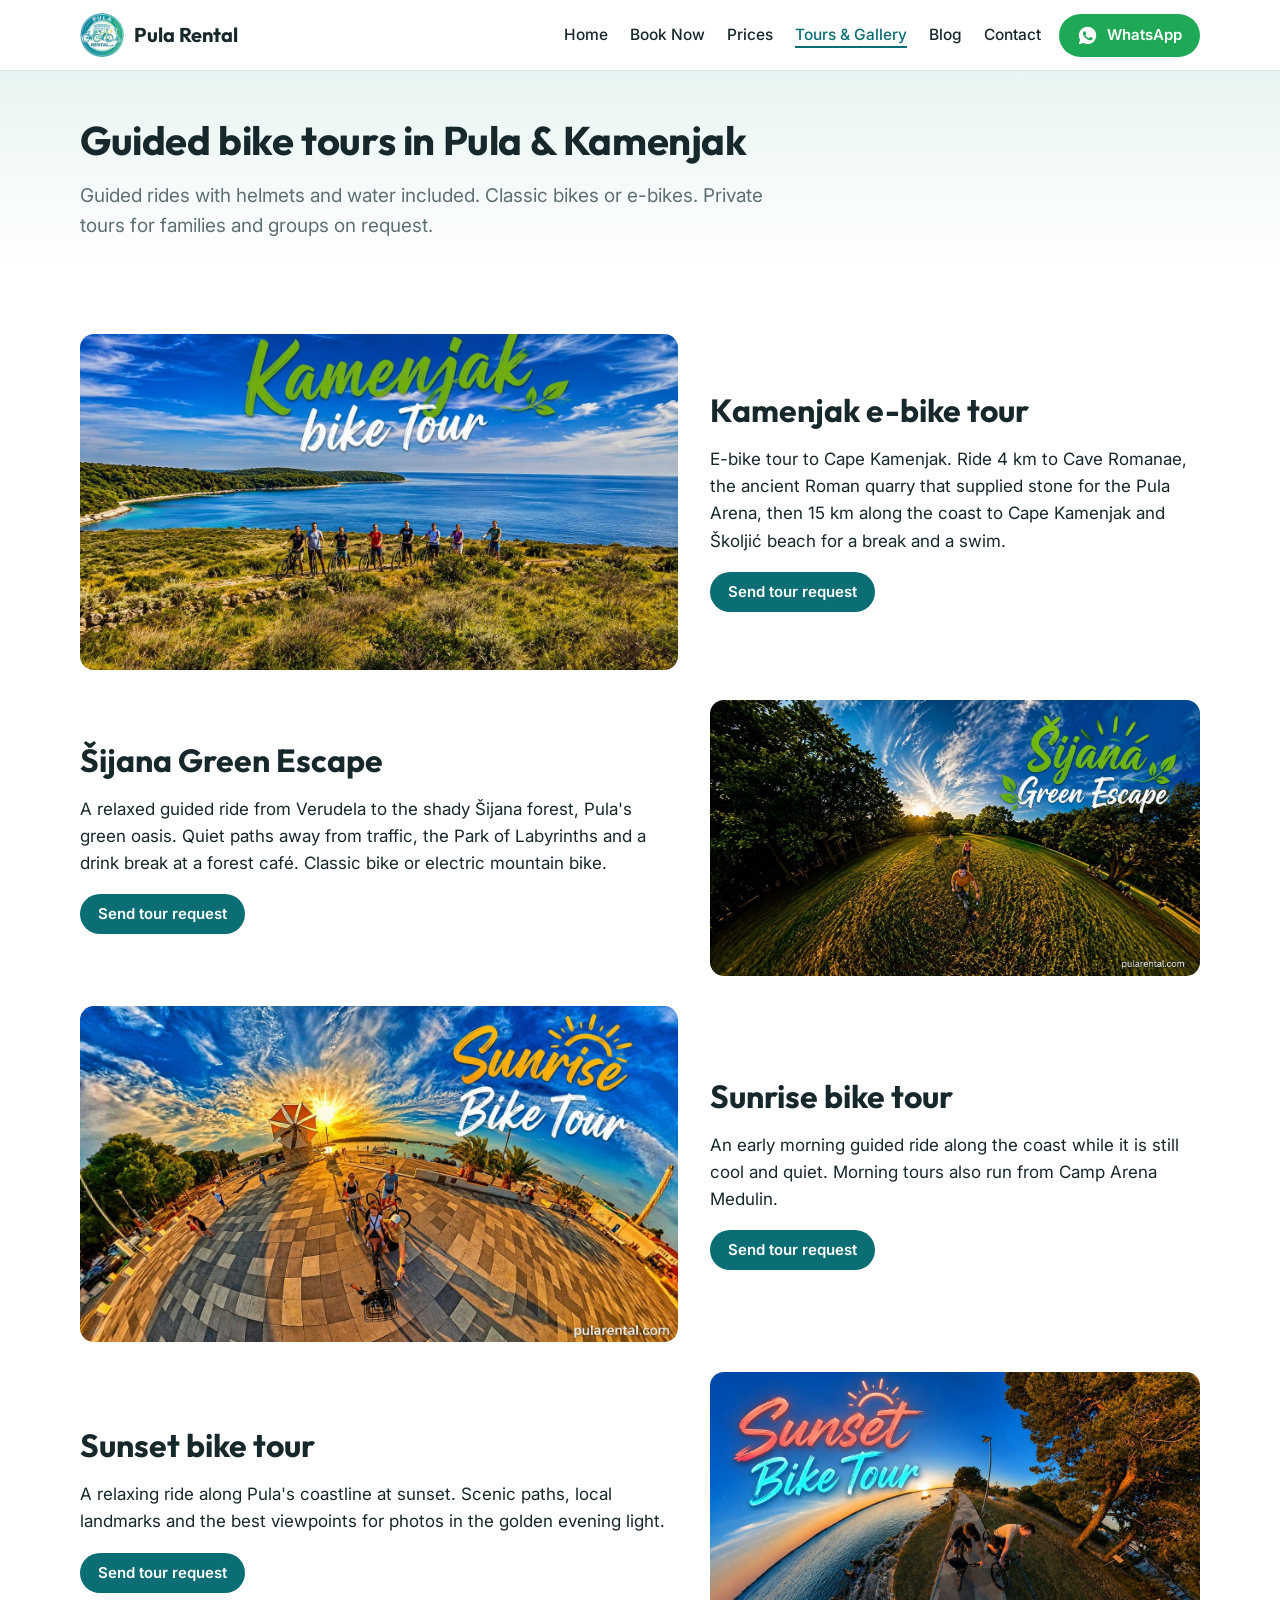
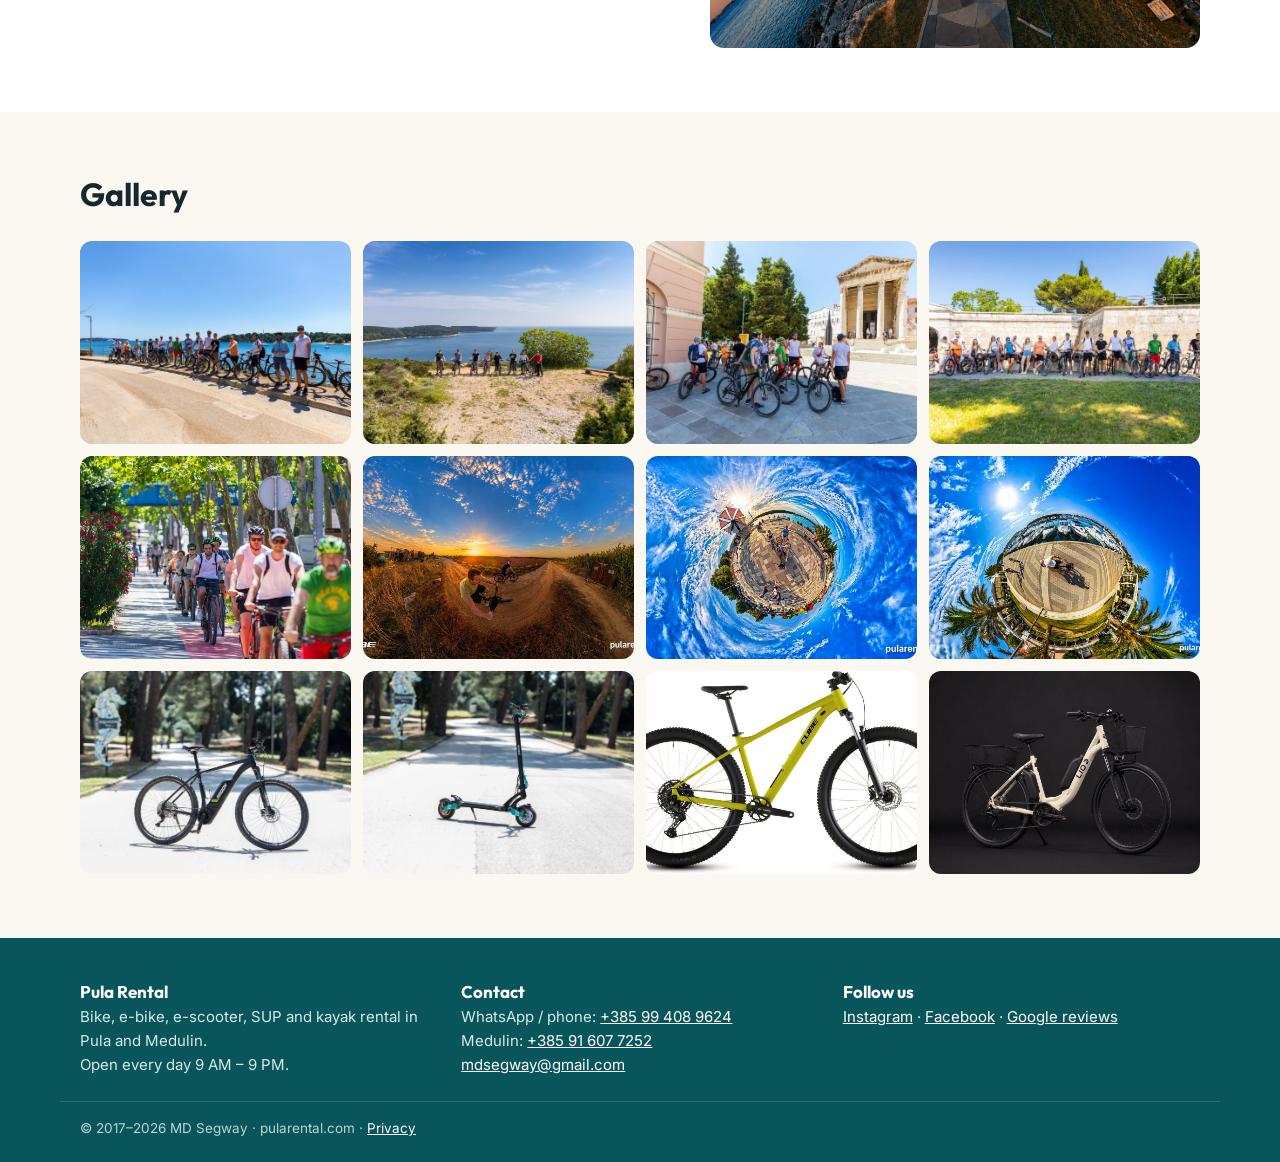
<file: toursgallery/index.html>
<!doctype html>
<html lang="en">
<head>
<meta charset="utf-8">
<meta name="viewport" content="width=device-width, initial-scale=1">
<title>Bike Tours – Kamenjak, Šijana Forest &amp; Sunset Rides | Pula Rental</title>
<meta name="description" content="Guided bike and e-bike tours from Pula: Cape Kamenjak, Šijana forest, sunrise and sunset rides along the coast. Send a request and pay on arrival.">
<link rel="canonical" href="https://www.pularental.com/toursgallery">
<meta property="og:type" content="website">
<meta property="og:title" content="Bike Tours – Kamenjak, Šijana Forest &amp; Sunset Rides | Pula Rental">
<meta property="og:description" content="Guided bike and e-bike tours from Pula: Cape Kamenjak, Šijana forest, sunrise and sunset rides along the coast. Send a request and pay on arrival.">
<meta property="og:url" content="https://www.pularental.com/toursgallery">
<meta property="og:image" content="https://www.pularental.com/i/og.jpg">
<meta name="theme-color" content="#0b6e74">
<link rel="icon" type="image/png" href="/favicon.png">
<link rel="apple-touch-icon" href="/apple-touch-icon.png">
<link rel="preconnect" href="https://fonts.googleapis.com">
<link rel="preconnect" href="https://fonts.gstatic.com" crossorigin>
<link href="https://fonts.googleapis.com/css2?family=Outfit:wght@500;600;700&family=Inter:wght@400;500;600&display=swap" rel="stylesheet">
<link rel="stylesheet" href="/css/site.css">
<script async src="https://www.googletagmanager.com/gtag/js?id=AW-18300638741"></script>
<script>window.dataLayer=window.dataLayer||[];function gtag(){dataLayer.push(arguments);}gtag('js',new Date());gtag('config','AW-18300638741');</script>


</head>
<body>
<header class="top">
  <div class="wrap bar">
    <a class="brand" href="/" aria-label="Pula Rental home"><img src="/i/logo-192.png" alt="Pula Rental logo" width="44" height="44"><span>Pula Rental</span></a>
    <nav class="nav" aria-label="Main"><a href="/">Home</a><a href="/book-now">Book Now</a><a href="/prices">Prices</a><a href="/toursgallery" aria-current=page>Tours & Gallery</a><a href="/blog-list">Blog</a><a href="/contact">Contact</a></nav>
    <a class="btn btn-wa btn-sm hide-sm" href="https://wa.me/385994089624" target="_blank" rel="noopener"><svg viewBox="0 0 24 24" fill="currentColor" aria-hidden="true"><path d="M12.04 2C6.58 2 2.13 6.45 2.13 11.91c0 1.75.46 3.45 1.32 4.95L2.05 22l5.25-1.38a9.9 9.9 0 0 0 4.74 1.21c5.46 0 9.91-4.45 9.91-9.91C21.95 6.45 17.5 2 12.04 2Zm5.8 14.13c-.24.68-1.42 1.3-1.95 1.34-.5.05-.97.23-3.27-.68-2.77-1.09-4.52-3.92-4.66-4.1-.13-.18-1.11-1.48-1.11-2.83 0-1.35.71-2.01.96-2.29.25-.27.55-.34.73-.34l.52.01c.17 0 .39-.06.61.47.24.56.79 1.92.86 2.06.07.14.11.3.02.48-.09.18-.14.3-.27.46-.14.16-.29.36-.41.48-.14.14-.28.29-.12.56.16.27.71 1.17 1.52 1.9 1.05.94 1.93 1.23 2.2 1.37.27.14.43.11.59-.07.16-.18.68-.79.86-1.06.18-.27.36-.23.61-.14.25.09 1.59.75 1.86.89.27.14.45.2.52.32.07.11.07.66-.17 1.34Z"/></svg>WhatsApp</a>
    <button class="menu" aria-label="Open menu" aria-expanded="false" onclick="document.body.classList.toggle('nav-open');this.setAttribute('aria-expanded',document.body.classList.contains('nav-open'))"><span></span><span></span><span></span></button>
  </div>
</header>
<main>

<section class="page-h"><div class="wrap"><h1>Guided bike tours in Pula &amp; Kamenjak</h1>
<p class="lead">Guided rides with helmets and water included. Classic bikes or e-bikes. Private tours for families and groups on request.</p></div></section>
<section><div class="wrap tours"><article class="tour" id="kamenjak">
  <img src="/i/tour-kamenjak.jpg" alt="Kamenjak e-bike tour – guided bike tour Pula" loading="lazy" width="1400" height="788">
  <div><h2>Kamenjak e-bike tour</h2><p>E-bike tour to Cape Kamenjak. Ride 4 km to Cave Romanae, the ancient Roman quarry that supplied stone for the Pula Arena, then 15 km along the coast to Cape Kamenjak and Školjić beach for a break and a swim.</p>
  <a class="btn btn-main btn-sm" href="/book-now?tour=kamenjak">Send tour request</a></div>
</article><article class="tour" id="sijana">
  <img src="/i/tour-sijana.jpg" alt="Šijana Green Escape – guided bike tour Pula" loading="lazy" width="1400" height="788">
  <div><h2>Šijana Green Escape</h2><p>A relaxed guided ride from Verudela to the shady Šijana forest, Pula's green oasis. Quiet paths away from traffic, the Park of Labyrinths and a drink break at a forest café. Classic bike or electric mountain bike.</p>
  <a class="btn btn-main btn-sm" href="/book-now?tour=sijana">Send tour request</a></div>
</article><article class="tour" id="sunrise">
  <img src="/i/tour-sunrise.jpg" alt="Sunrise bike tour – guided bike tour Pula" loading="lazy" width="1400" height="788">
  <div><h2>Sunrise bike tour</h2><p>An early morning guided ride along the coast while it is still cool and quiet. Morning tours also run from Camp Arena Medulin.</p>
  <a class="btn btn-main btn-sm" href="/book-now?tour=sunrise">Send tour request</a></div>
</article><article class="tour" id="sunset">
  <img src="/i/tour-sunset.jpg" alt="Sunset bike tour – guided bike tour Pula" loading="lazy" width="1400" height="788">
  <div><h2>Sunset bike tour</h2><p>A relaxing ride along Pula's coastline at sunset. Scenic paths, local landmarks and the best viewpoints for photos in the golden evening light.</p>
  <a class="btn btn-main btn-sm" href="/book-now?tour=sunset">Send tour request</a></div>
</article></div></section>
<section class="gal-s"><div class="wrap"><div class="sh"><h2>Gallery</h2></div><div class="gal"><figure><img src="/i/hero.jpg" alt="Pula Rental – hero" loading="lazy"></figure><figure><img src="/i/kamenjak-group.jpg" alt="Pula Rental – kamenjak group" loading="lazy"></figure><figure><img src="/i/arena-group.jpg" alt="Pula Rental – arena group" loading="lazy"></figure><figure><img src="/i/group-park.jpg" alt="Pula Rental – group park" loading="lazy"></figure><figure><img src="/i/city-tour.jpg" alt="Pula Rental – city tour" loading="lazy"></figure><figure><img src="/i/sunset-ride.jpg" alt="Pula Rental – sunset ride" loading="lazy"></figure><figure><img src="/i/pano-1.jpg" alt="Pula Rental – pano 1" loading="lazy"></figure><figure><img src="/i/pano-2.jpg" alt="Pula Rental – pano 2" loading="lazy"></figure><figure><img src="/i/radon-emtb.jpg" alt="Pula Rental – radon emtb" loading="lazy"></figure><figure><img src="/i/escooter.jpg" alt="Pula Rental – escooter" loading="lazy"></figure><figure><img src="/i/cube-aim-yellow.jpg" alt="Pula Rental – cube aim yellow" loading="lazy"></figure><figure><img src="/i/ebike-city.jpg" alt="Pula Rental – ebike city" loading="lazy"></figure></div></div></section>

</main>
<footer class="foot">
  <div class="wrap foot-grid">
    <div>
      <strong>Pula Rental</strong><br>Bike, e-bike, e-scooter, SUP and kayak rental in Pula and Medulin.<br>
      Open every day 9 AM – 9 PM.
    </div>
    <div>
      <strong>Contact</strong><br>
      WhatsApp / phone: <a href="tel:+385994089624">+385 99 408 9624</a><br>
      Medulin: <a href="tel:+385916077252">+385 91 607 7252</a><br>
      <a href="mailto:mdsegway@gmail.com">mdsegway@gmail.com</a>
    </div>
    <div>
      <strong>Follow us</strong><br>
      <a href="https://www.instagram.com/mdsegway" target="_blank" rel="noopener">Instagram</a> ·
      <a href="https://www.facebook.com/share/1E3GsqCAwR/" target="_blank" rel="noopener">Facebook</a> ·
      <a href="https://g.page/r/CVAbX9tgbK7REBM/review" target="_blank" rel="noopener">Google reviews</a>
    </div>
  </div>
  <div class="wrap copy">© 2017–2026 MD Segway · pularental.com · <a href="/privacy">Privacy</a></div>
</footer>
<div class="mbar">
  <a class="btn btn-wa" href="https://wa.me/385994089624" target="_blank" rel="noopener"><svg viewBox="0 0 24 24" fill="currentColor" aria-hidden="true"><path d="M12.04 2C6.58 2 2.13 6.45 2.13 11.91c0 1.75.46 3.45 1.32 4.95L2.05 22l5.25-1.38a9.9 9.9 0 0 0 4.74 1.21c5.46 0 9.91-4.45 9.91-9.91C21.95 6.45 17.5 2 12.04 2Zm5.8 14.13c-.24.68-1.42 1.3-1.95 1.34-.5.05-.97.23-3.27-.68-2.77-1.09-4.52-3.92-4.66-4.1-.13-.18-1.11-1.48-1.11-2.83 0-1.35.71-2.01.96-2.29.25-.27.55-.34.73-.34l.52.01c.17 0 .39-.06.61.47.24.56.79 1.92.86 2.06.07.14.11.3.02.48-.09.18-.14.3-.27.46-.14.16-.29.36-.41.48-.14.14-.28.29-.12.56.16.27.71 1.17 1.52 1.9 1.05.94 1.93 1.23 2.2 1.37.27.14.43.11.59-.07.16-.18.68-.79.86-1.06.18-.27.36-.23.61-.14.25.09 1.59.75 1.86.89.27.14.45.2.52.32.07.11.07.66-.17 1.34Z"/></svg>WhatsApp</a>
  <a class="btn btn-main" href="/book-now">Check price</a>
</div>
</body>
</html>
</file>
<file: css/site.css>
:root{
  --teal:#0b6e74; --teal2:#08565b; --sea:#e8f4f3; --sand:#fbf8f2; --ink:#16282b; --mut:#5d6f72;
  --line:#dce8e7; --wa:#1fa855; --wa2:#178a45; --acc:#f2a33a; --white:#fff; --r:14px;
}
*{box-sizing:border-box}
[hidden]{display:none!important}
html{scroll-behavior:smooth}
body{margin:0;font-family:Inter,system-ui,-apple-system,"Segoe UI",sans-serif;font-size:17px;line-height:1.6;color:var(--ink);background:var(--white)}
img{max-width:100%;height:auto;display:block}
a{color:var(--teal)}
h1,h2,h3{font-family:Outfit,Inter,sans-serif;line-height:1.15;margin:0 0 .45em;color:var(--ink)}
h1{font-size:46px;letter-spacing:-.01em}
h2{font-size:32px}
h3{font-size:21px}
.wrap{max-width:1160px;margin:0 auto;padding:0 20px}
.narrow{max-width:820px}
.muted{color:var(--mut)}
.center{text-align:center;justify-content:center}
section{padding:64px 0}

/* header */
.top{position:sticky;top:0;z-index:40;background:rgba(255,255,255,.96);backdrop-filter:blur(8px);border-bottom:1px solid var(--line)}
.bar{display:flex;align-items:center;gap:18px;height:70px}
.brand{display:flex;align-items:center;gap:10px;text-decoration:none;color:var(--ink);font-family:Outfit,sans-serif;font-weight:700;font-size:20px;margin-right:auto}
.brand img{width:44px;height:44px}
.nav{display:flex;gap:22px}
.nav a{text-decoration:none;color:var(--ink);font-weight:500;font-size:15.5px}
.nav a:hover,.nav a[aria-current]{color:var(--teal)}
.nav a[aria-current]{text-decoration:underline;text-underline-offset:6px;text-decoration-thickness:2px}
.menu{display:none;background:none;border:0;padding:8px;cursor:pointer}
.menu span{display:block;width:24px;height:2px;background:var(--ink);margin:5px 0;border-radius:2px}

/* buttons */
.btn{display:inline-flex;align-items:center;justify-content:center;gap:9px;font:600 17px/1.2 Inter,sans-serif;text-decoration:none;border-radius:999px;padding:14px 24px;border:2px solid transparent;cursor:pointer;transition:background .15s,transform .1s}
.btn:active{transform:translateY(1px)}
.btn svg{width:21px;height:21px;flex:none}
.btn-main{background:var(--teal);color:#fff}.btn-main:hover{background:var(--teal2)}
.btn-wa{background:var(--wa);color:#fff}.btn-wa:hover{background:var(--wa2)}
.btn-ghost{background:#fff;color:var(--teal);border-color:var(--teal)}.btn-ghost:hover{background:var(--sea)}
.btn-sm{padding:9px 16px;font-size:15px}
.btn[disabled]{opacity:.6;cursor:default}
.wide{width:100%;margin-top:10px}
.cta{display:flex;flex-wrap:wrap;gap:12px;margin:22px 0}
.link{font-weight:600;text-decoration:none}
.link:hover{text-decoration:underline}

/* hero */
.hero{background:linear-gradient(180deg,var(--sea),#fff);padding:52px 0 56px}
.hero-g{display:grid;grid-template-columns:1.05fr .95fr;gap:44px;align-items:center}
.eyebrow{font-weight:600;color:var(--teal);text-transform:uppercase;letter-spacing:.08em;font-size:13.5px;margin:0 0 10px}
.lead{font-size:19px;color:var(--mut);max-width:36em;margin:0}
.hero-img{border-radius:20px;overflow:hidden;box-shadow:0 22px 50px rgba(8,86,91,.18);aspect-ratio:4/3}
.hero-img img{width:100%;height:100%;object-fit:cover}
.ticks{list-style:none;padding:0;margin:0;display:flex;flex-wrap:wrap;gap:8px 20px;color:var(--ink);font-size:15.5px}
.ticks li::before{content:"✓";color:var(--wa);font-weight:700;margin-right:7px}

/* sections */
.sh{max-width:44em;margin-bottom:28px}
.sh p{color:var(--mut);margin:0}
.cards3{display:grid;grid-template-columns:repeat(3,1fr);gap:22px}
.card{border:1px solid var(--line);border-radius:var(--r);overflow:hidden;background:#fff;display:flex;flex-direction:column}
.card img{aspect-ratio:16/9;object-fit:cover;width:100%;height:auto;background:#1c1c1c}
.card-b{padding:20px 22px 22px}
.card-b p{margin:0 0 10px;color:var(--mut);font-size:16px}
.from{color:var(--ink)!important}
.from b{font-size:20px;color:var(--teal)}
.sub-row{display:grid;grid-template-columns:repeat(3,1fr);gap:22px;margin-top:22px}
.mini{background:var(--sea);border-radius:var(--r);padding:20px 22px}
.mini p{margin:0 0 8px;color:var(--mut);font-size:16px}
.how{background:var(--sand)}
.steps{list-style:none;counter-reset:s;padding:0;margin:0;display:grid;grid-template-columns:repeat(4,1fr);gap:18px}
.steps li{counter-increment:s;background:#fff;border:1px solid var(--line);border-radius:var(--r);padding:22px}
.steps li::before{content:counter(s);display:grid;place-items:center;width:34px;height:34px;border-radius:50%;background:var(--teal);color:#fff;font-weight:700;margin-bottom:10px}
.steps b{display:block;margin-bottom:4px}
.steps span{color:var(--mut);font-size:15.5px}
.tours-teaser{display:grid;grid-template-columns:1fr 1fr;gap:40px;align-items:center}
.tours-teaser img{border-radius:var(--r)}
.locs-s{background:var(--sea)}
.locs{display:grid;grid-template-columns:repeat(3,1fr);gap:22px}
.loc{background:#fff;border-radius:var(--r);padding:22px;border:1px solid var(--line)}
.loc p{margin:0 0 10px}
.faq details{border-bottom:1px solid var(--line);padding:4px 0}
.faq summary{cursor:pointer;font-weight:600;padding:12px 0;list-style:none;position:relative;padding-right:30px}
.faq summary::-webkit-details-marker{display:none}
.faq summary::after{content:"+";position:absolute;right:4px;top:8px;font-size:24px;color:var(--teal)}
.faq details[open] summary::after{content:"−"}
.faq p{margin:0 0 14px;color:var(--mut)}

/* page header */
.page-h{background:linear-gradient(180deg,var(--sea),#fff);padding:46px 0 28px}
.page-h h1{font-size:40px}

/* prices */
.pgrid{display:grid;grid-template-columns:repeat(3,1fr);gap:22px}
.pblock{border:1px solid var(--line);border-radius:var(--r);padding:22px}
.pblock h2{font-size:23px}
.pt{width:100%;border-collapse:collapse;margin:6px 0 12px;font-size:16px}
.pt td{padding:8px 0;border-bottom:1px solid var(--line)}
.pt td:last-child{text-align:right;font-weight:600;white-space:nowrap}
.per{font-weight:400;color:var(--mut);font-size:14px}

/* tours */
.tours{display:grid;gap:30px}
.tour{display:grid;grid-template-columns:1.1fr .9fr;gap:32px;align-items:center}
.tour img{border-radius:var(--r);aspect-ratio:16/9;object-fit:cover;width:100%}
.tour:nth-child(even) img{order:2}
.gal-s{background:var(--sand)}
.gal{display:grid;grid-template-columns:repeat(4,1fr);gap:12px}
.gal figure{margin:0;border-radius:12px;overflow:hidden;aspect-ratio:4/3}
.gal img{width:100%;height:100%;object-fit:cover}

/* booking */
.bk-s{padding-top:8px}
.bk{display:grid;grid-template-columns:1fr 360px;gap:28px;align-items:start}
.tabs{display:inline-flex;background:var(--sea);border-radius:999px;padding:4px;margin-bottom:18px}
.tab{border:0;background:none;font:600 15.5px Inter,sans-serif;padding:9px 18px;border-radius:999px;cursor:pointer;color:var(--ink)}
.tab.on{background:#fff;color:var(--teal);box-shadow:0 1px 4px rgba(0,0,0,.08)}
.step{border:1px solid var(--line);border-radius:var(--r);padding:20px 22px;margin:0 0 18px;min-width:0}
.step legend{font-family:Outfit,sans-serif;font-weight:600;font-size:20px;padding:0 6px;display:flex;align-items:center;gap:10px}
.step legend span{display:grid;place-items:center;width:28px;height:28px;border-radius:50%;background:var(--teal);color:#fff;font-size:15px}
.step legend b{font-weight:600}
.hint{color:var(--mut);font-size:15px;margin:4px 0 12px}
select,input,textarea{font:inherit;font-size:16px;width:100%;padding:11px 12px;border:1px solid #c9d8d6;border-radius:10px;background:#fff;color:var(--ink)}
select:focus,input:focus,textarea:focus{outline:2px solid var(--teal);outline-offset:1px}
label{display:block;font-weight:500;font-size:15px;margin-bottom:12px}
label input,label textarea{margin-top:5px}
.chk{display:flex;align-items:center;gap:10px;font-weight:500}
.chk input{width:20px;height:20px;margin:0}
.f2{display:grid;grid-template-columns:1fr 1fr;gap:0 16px}
.cal{display:grid;grid-template-columns:1fr 1fr;gap:26px}
.mo-h{display:flex;align-items:center;justify-content:space-between;margin-bottom:8px}
.mo-h b{font-family:Outfit,sans-serif;font-size:18px}
.nav-b{border:1px solid var(--line);background:#fff;width:36px;height:36px;border-radius:50%;font-size:20px;cursor:pointer;color:var(--teal)}
.dw,.dg{display:grid;grid-template-columns:repeat(7,1fr);text-align:center}
.dw span{font-size:12.5px;color:var(--mut);padding:4px 0}
.d{border:0;background:none;font:500 15px Inter,sans-serif;height:40px;cursor:pointer;color:var(--ink);border-radius:8px;margin:1px 0}
.d:hover:not([disabled]){background:var(--sea)}
.d[disabled]{color:#c2cccb;cursor:default}
.d.td{box-shadow:inset 0 0 0 1px var(--teal)}
.d.in{background:#d3ebe9;border-radius:0}
.d.sel{background:var(--teal);color:#fff}
.d.s{border-radius:8px 0 0 8px}.d.e{border-radius:0 8px 8px 0}.d.s:not(.e):last-child,.d.s.e{border-radius:8px}
.dur,.time{display:flex;align-items:center;gap:12px;margin-top:14px}
.dur label,.time label{margin:0;min-width:110px}
.dur select,.time select{max-width:220px}
.items{display:grid;gap:8px}
.row{display:flex;align-items:center;justify-content:space-between;gap:12px;padding:10px 14px;border:1px solid var(--line);border-radius:12px}
.row small{display:block;color:var(--mut);font-size:13.5px}
.row.off{opacity:.45}
.qty{display:flex;align-items:center;gap:6px}
.qty button{width:38px;height:38px;border-radius:50%;border:1px solid var(--teal);background:#fff;color:var(--teal);font-size:20px;line-height:1;cursor:pointer}
.qty button:hover{background:var(--sea)}
.qty output{min-width:26px;text-align:center;font-weight:700;font-size:17px}
.extras{margin-top:14px}
.extras summary{cursor:pointer;font-weight:600;color:var(--teal);margin-bottom:8px}
.tour-opts{display:grid;grid-template-columns:1fr 1fr;gap:8px;margin-bottom:12px}
.topt{display:flex;gap:10px;align-items:center;border:1px solid var(--line);border-radius:12px;padding:12px;margin:0;cursor:pointer}
.topt input{width:18px;height:18px;margin:0}
.bk-sum{position:sticky;top:90px;border:2px solid var(--teal);border-radius:18px;padding:22px;background:#fff}
.bk-sum h2{font-size:22px}
.bk-sum ul{padding-left:18px;margin:6px 0 10px;font-size:15.5px}
.when{font-weight:600;margin:0 0 4px}
.loc-s{font-size:14.5px;color:var(--mut);margin:6px 0 0}
.del{background:#eaf7ee;color:#166b36;border-radius:10px;padding:8px 10px;font-size:14.5px;margin:8px 0 0}
.total{display:flex;justify-content:space-between;align-items:baseline;border-top:1px solid var(--line);margin-top:14px;padding-top:12px}
.total span{font-weight:600}
.total b{font-family:Outfit,sans-serif;font-size:30px;color:var(--teal)}
.pay{font-size:14.5px;color:var(--wa2);font-weight:600;margin:2px 0 6px}
.err{color:#b42318;font-size:15px;margin:6px 0 0;min-height:0}
.err:empty{display:none}
.ok{background:#eaf7ee;color:#166b36;border-radius:10px;padding:10px;font-size:15px}
.fine{font-size:13px;color:var(--mut);margin:12px 0 0}

/* footer */
.foot{background:var(--teal2);color:#d8ecea;padding:40px 0 22px;font-size:15px}
.foot a{color:#fff}
.foot strong{color:#fff;font-family:Outfit,sans-serif;font-size:17px}
.foot-grid{display:grid;grid-template-columns:repeat(3,1fr);gap:24px}
.copy{margin-top:24px;padding-top:16px;border-top:1px solid rgba(255,255,255,.15);font-size:13.5px;color:#b7d7d4}
.mbar{display:none}

@media (max-width:980px){
  .nav{display:none;position:absolute;left:0;right:0;top:70px;background:#fff;flex-direction:column;gap:0;padding:8px 20px 16px;border-bottom:1px solid var(--line);box-shadow:0 12px 24px rgba(0,0,0,.08)}
  .nav a{padding:12px 0;border-bottom:1px solid var(--line);font-size:17px}
  .nav-open .nav{display:flex}
  .menu{display:block}
  .hero-g,.tours-teaser,.tour{grid-template-columns:1fr;gap:26px}
  .tour:nth-child(even) img{order:0}
  .cards3,.sub-row,.locs,.pgrid,.foot-grid{grid-template-columns:1fr 1fr}
  .steps{grid-template-columns:1fr 1fr}
  .bk{grid-template-columns:1fr}
  .bk-sum{position:static}
  .gal{grid-template-columns:repeat(3,1fr)}
}
@media (max-width:640px){
  body{font-size:16px}
  h1{font-size:32px}.page-h h1{font-size:30px}
  h2{font-size:26px}
  section{padding:46px 0}
  .hero{padding:28px 0 40px}
  .hide-sm{display:none}
  .cards3,.sub-row,.locs,.pgrid,.foot-grid,.steps,.f2,.tour-opts{grid-template-columns:1fr}
  .cal{grid-template-columns:1fr}
  .gal{grid-template-columns:1fr 1fr}
  .mbar{display:flex;position:fixed;left:0;right:0;bottom:0;z-index:50;gap:10px;padding:10px 12px calc(10px + env(safe-area-inset-bottom));background:rgba(255,255,255,.97);border-top:1px solid var(--line)}
  .mbar .btn{flex:1;padding:12px 10px;font-size:16px}
  .mtot{flex:1;display:flex;flex-direction:column;justify-content:center;line-height:1.1}
  .mtot span{font-size:12.5px;color:var(--mut)}
  .mtot b{font-family:Outfit,sans-serif;font-size:22px;color:var(--teal)}
  .bk-sum{scroll-margin-top:80px}
  .foot{padding-bottom:96px}
}
</file>
